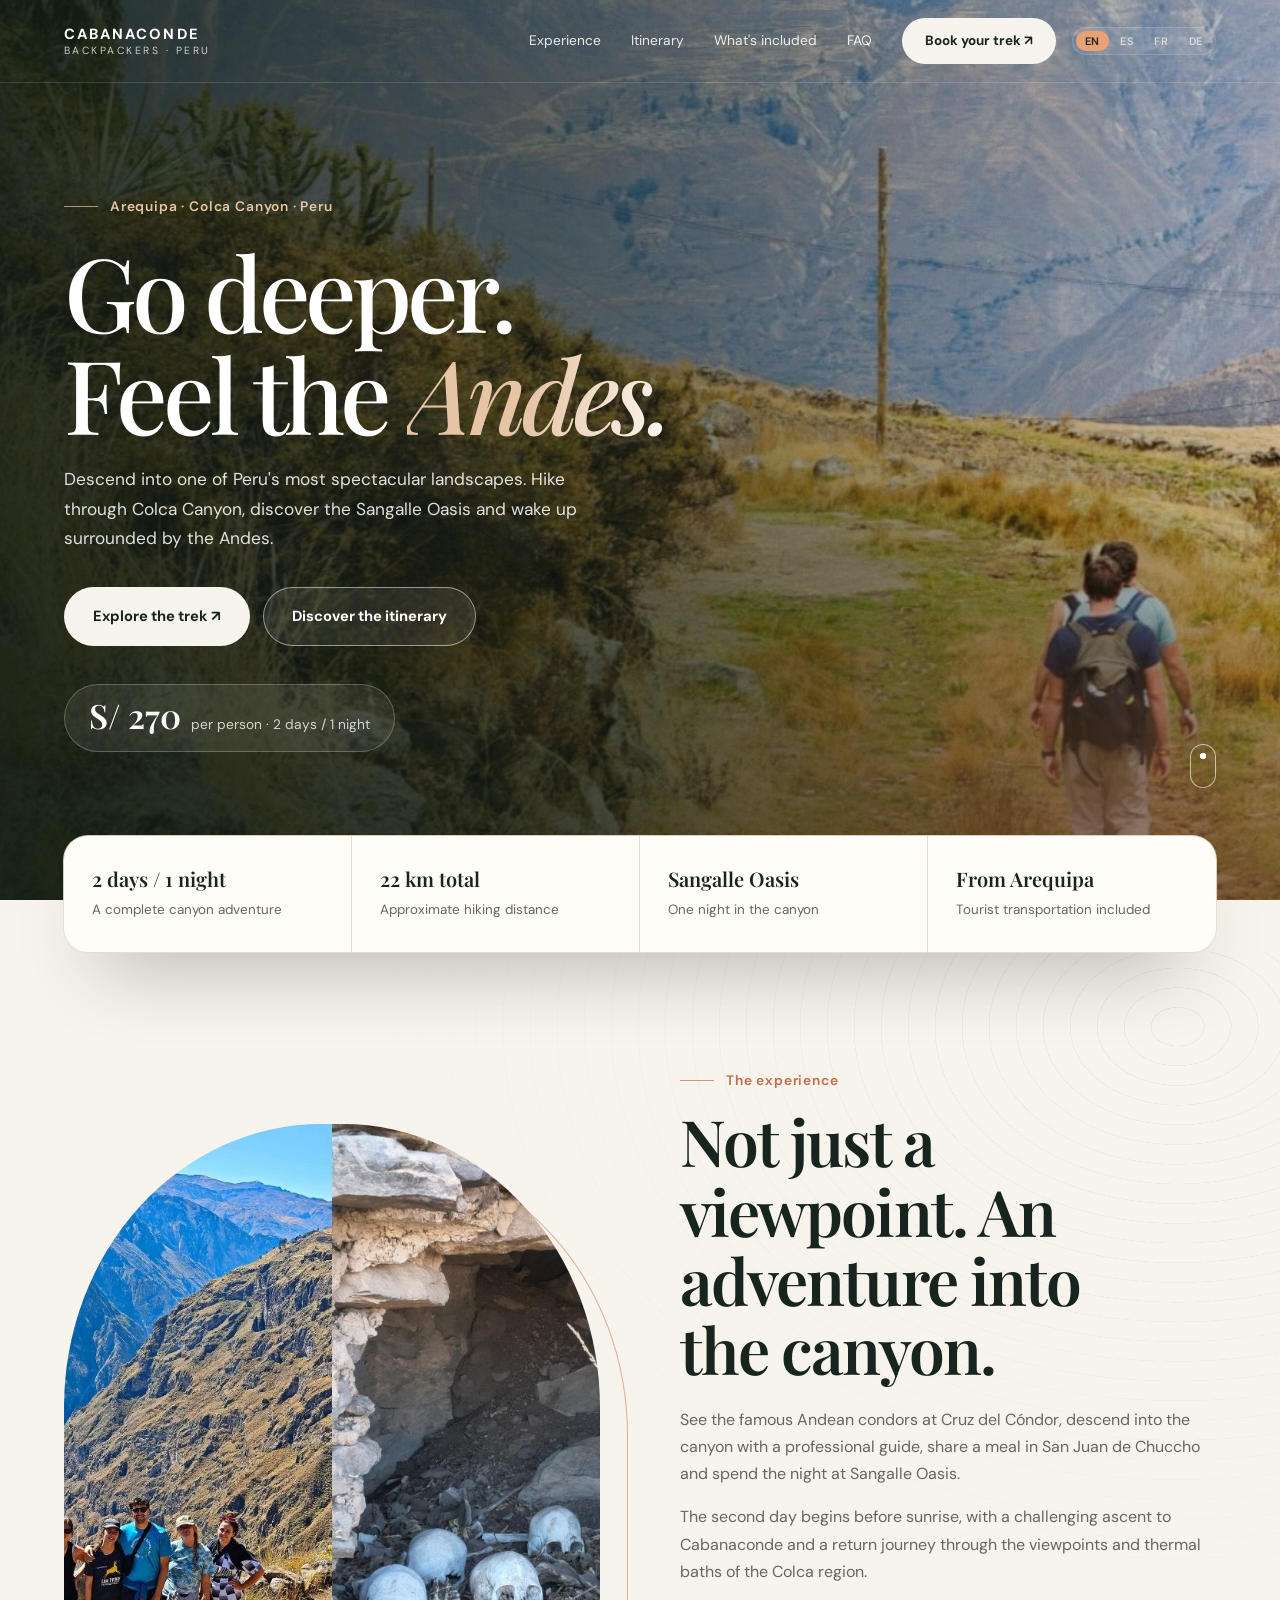
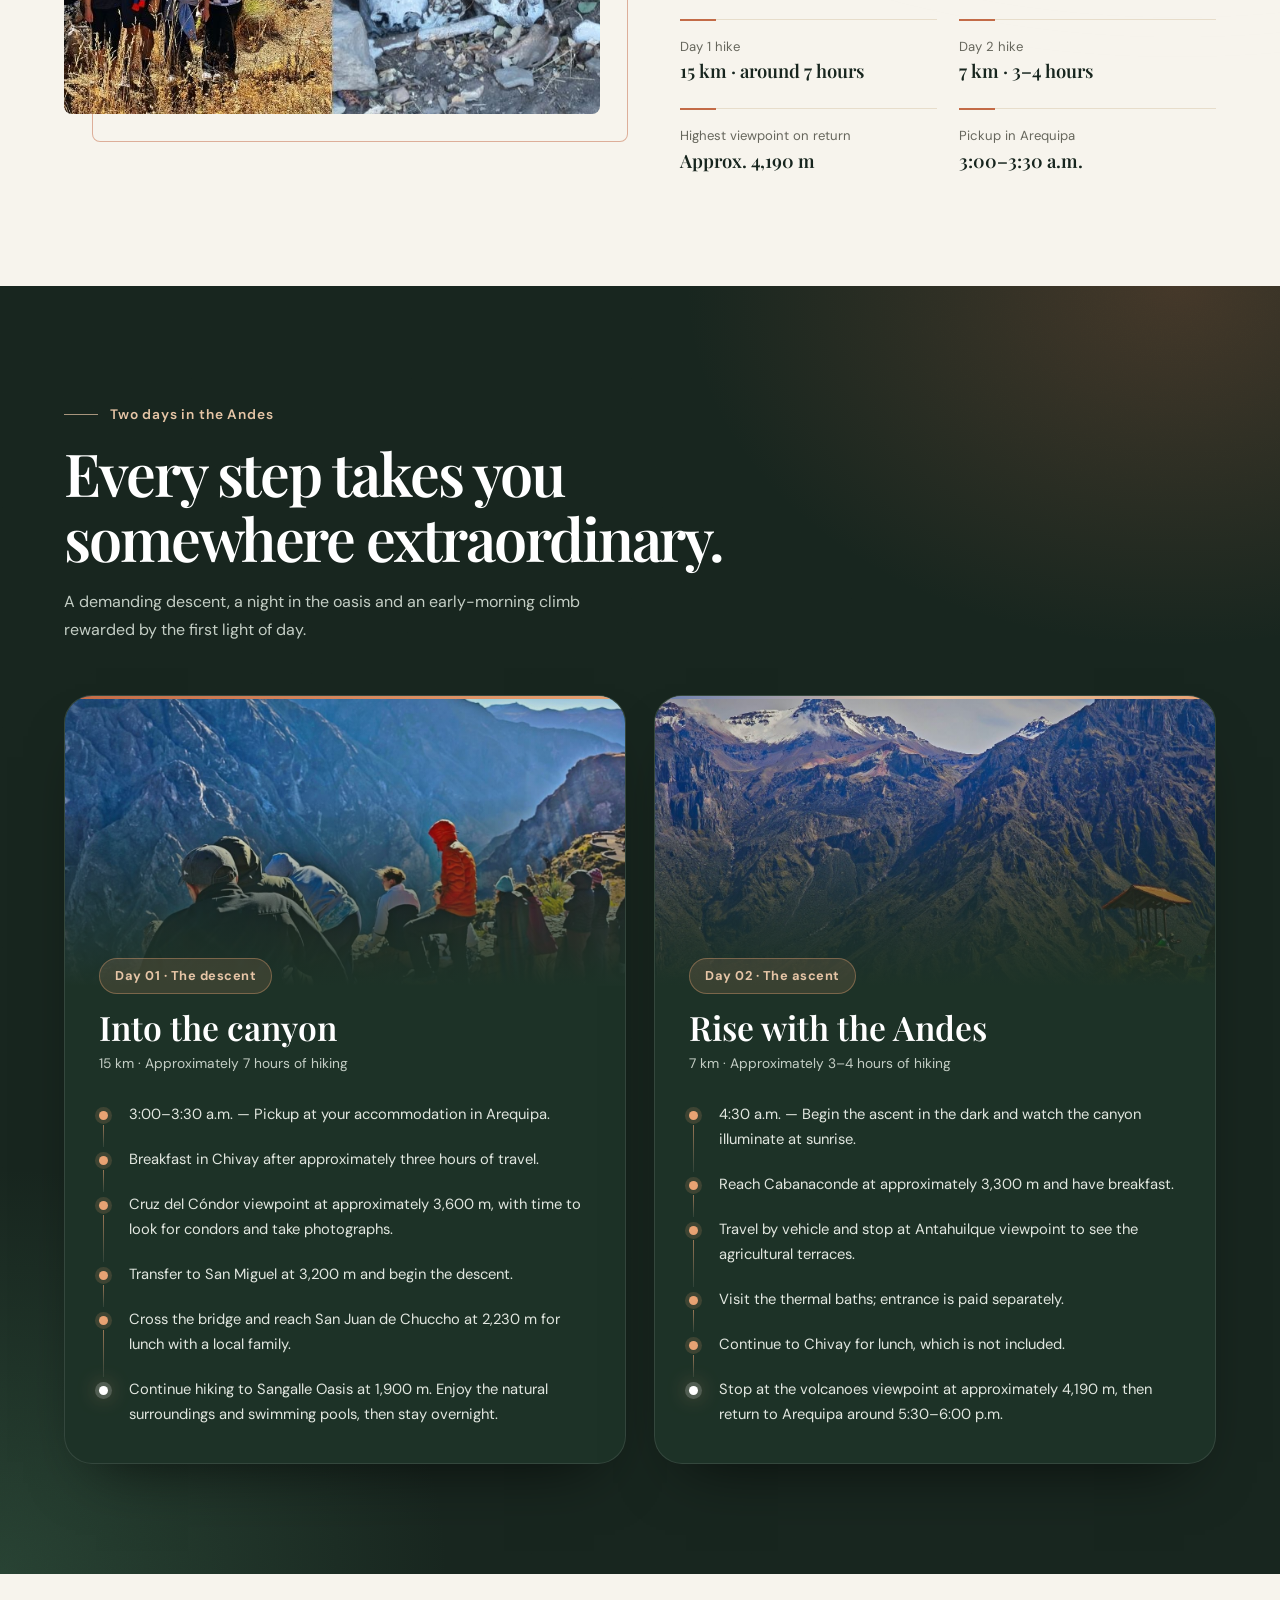
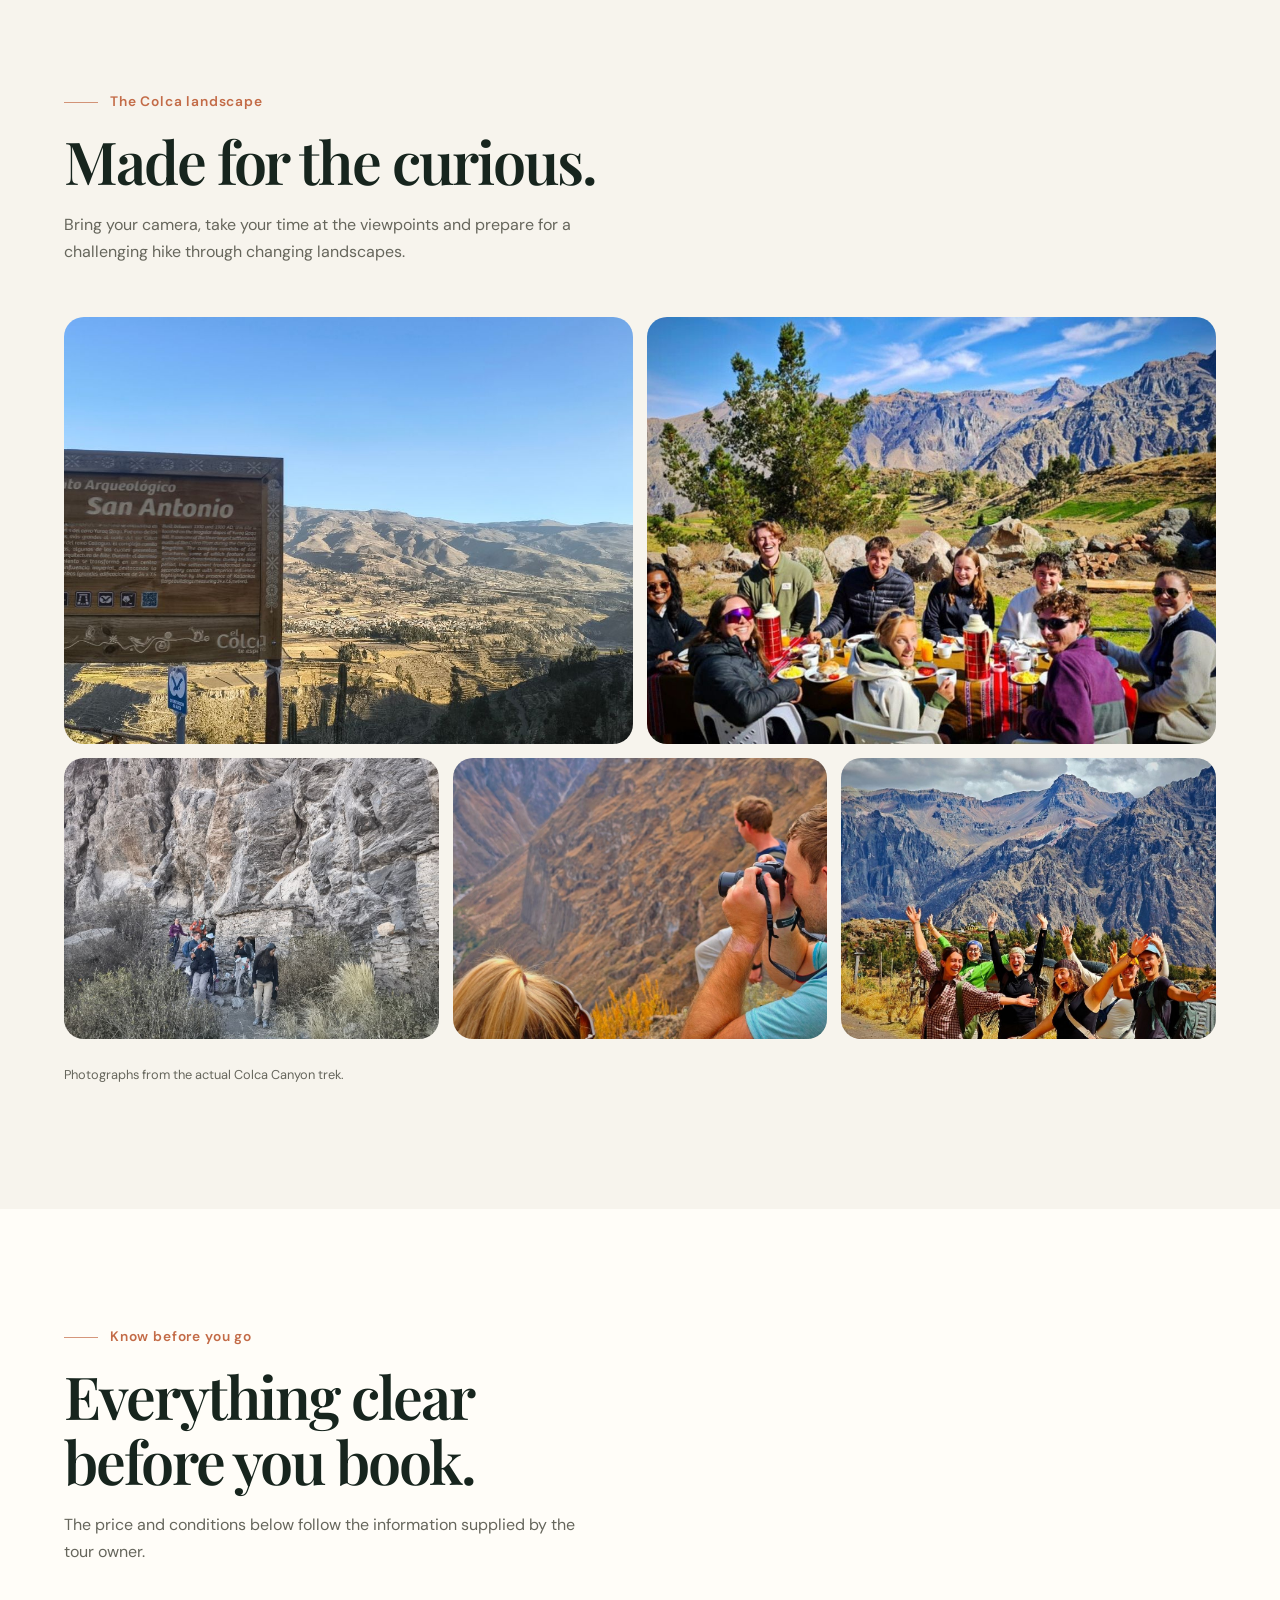
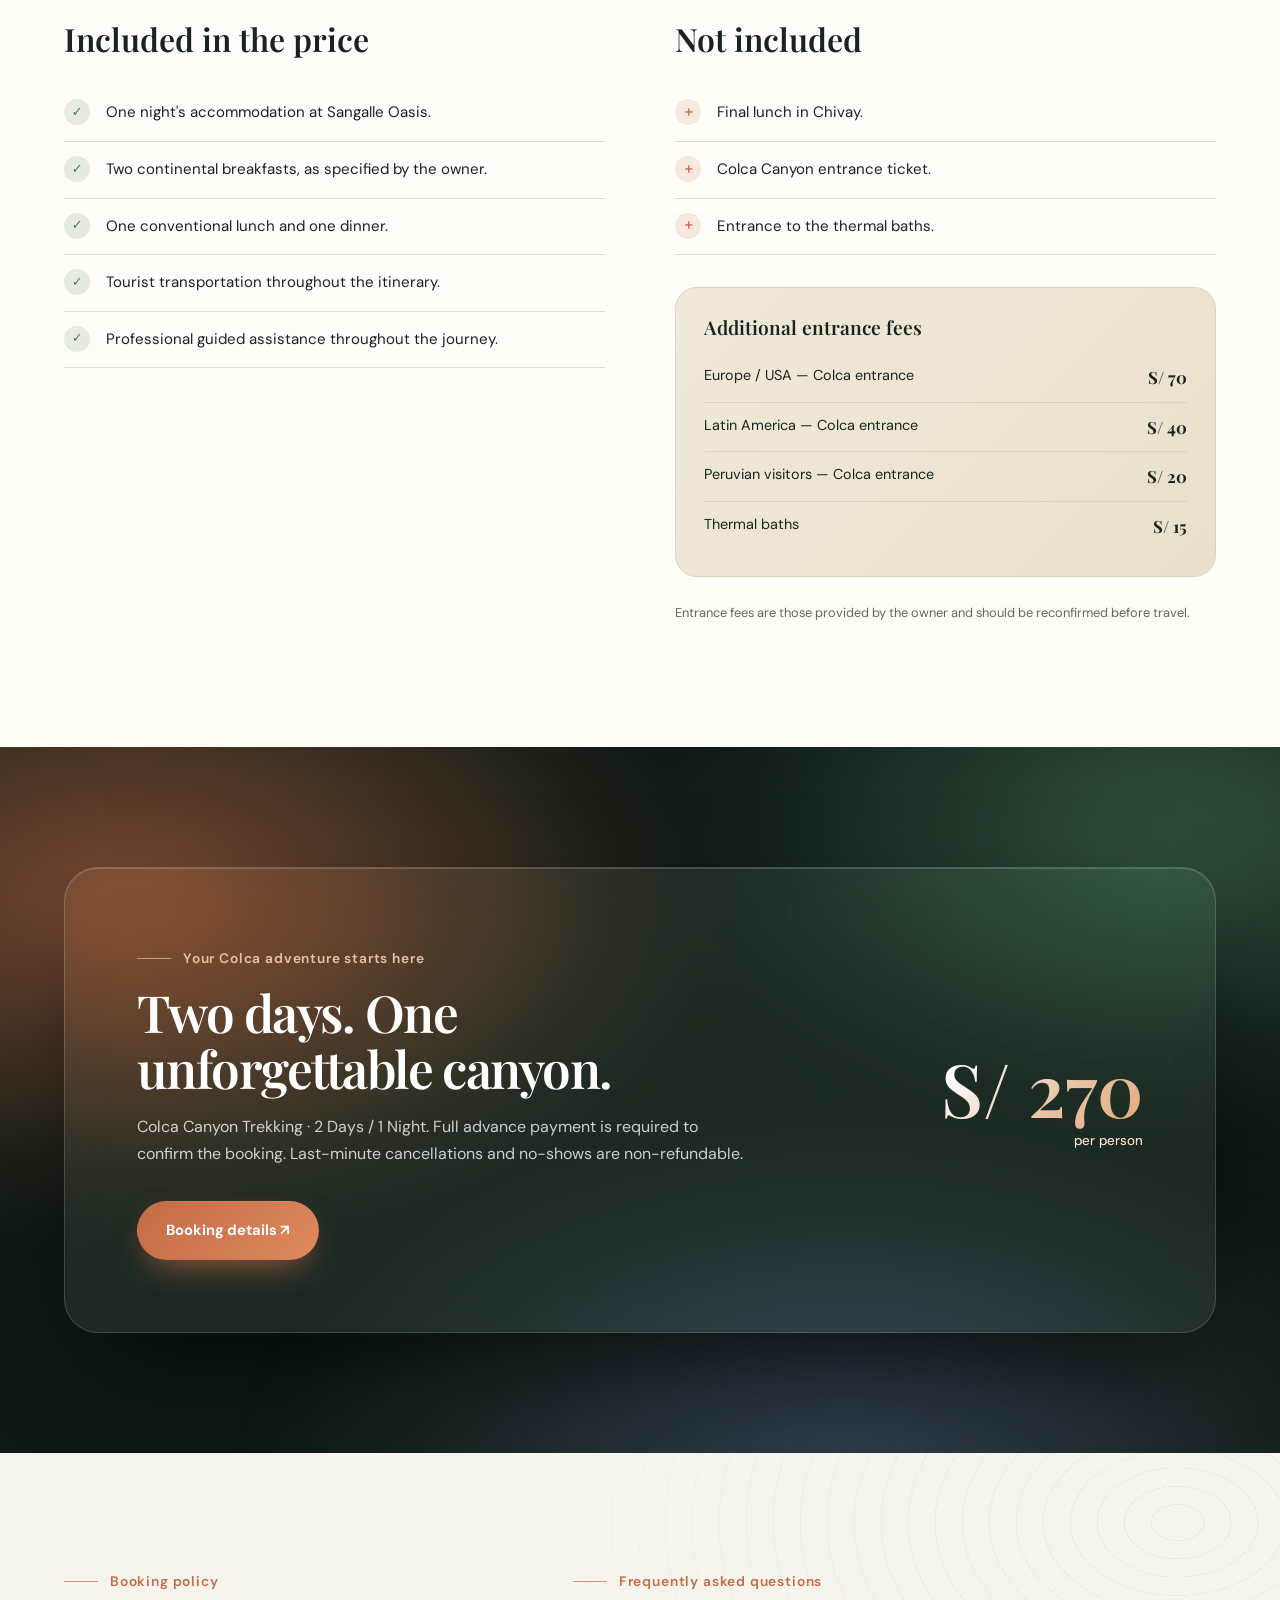
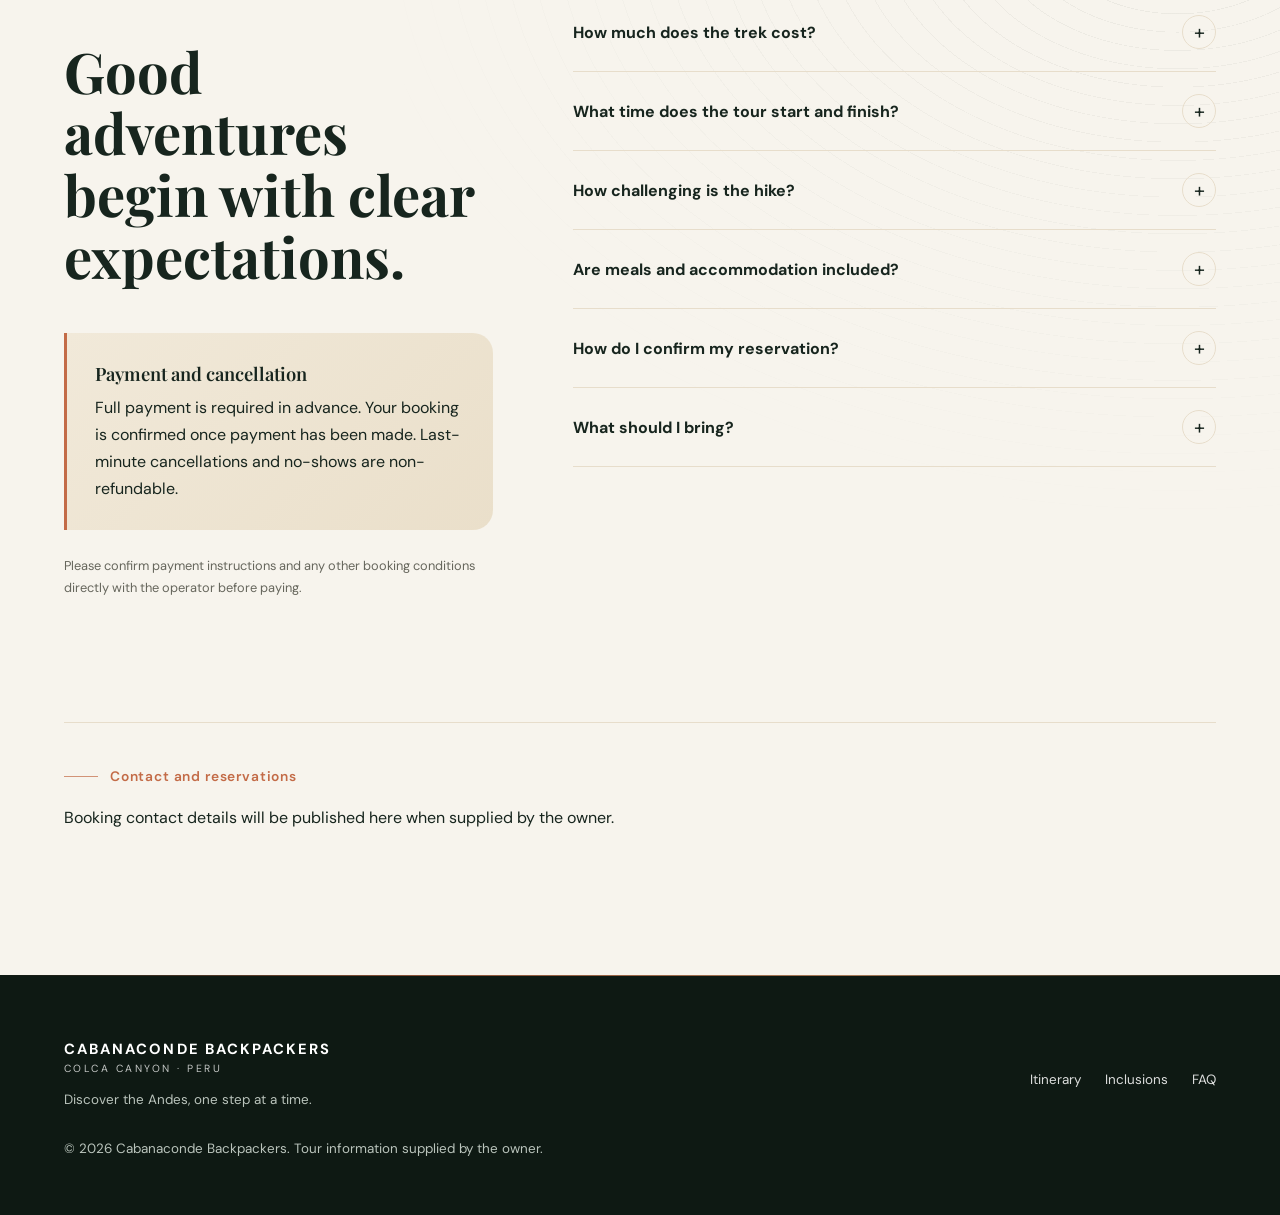
<file: index.html>
<!DOCTYPE html>
<html lang="en" class="no-js">
<head>
  <meta charset="UTF-8">
  <meta name="viewport" content="width=device-width, initial-scale=1">
  <meta name="theme-color" content="#17251e">
  <meta name="description" content="Explore Colca Canyon on a 2-day, 1-night trek to Sangalle Oasis. S/ 270 per person with transport, accommodation, meals and professional guide.">
  <title>Colca Canyon Trekking | Cabanaconde Backpackers</title>

  <link rel="preconnect" href="https://fonts.googleapis.com">
  <link rel="preconnect" href="https://fonts.gstatic.com" crossorigin>
  <link href="https://fonts.googleapis.com/css2?family=DM+Sans:wght@400;500;600;700&family=Playfair+Display:wght@500;600;700&display=swap" rel="stylesheet">

  <link rel="stylesheet" href="styles.css">

  <!-- Marca que JS está disponible. Si JS está deshabilitado, .no-js permanece y el CSS muestra todo. -->
  <script>document.documentElement.classList.remove("no-js");</script>
</head>

<body>
  <header class="nav">
    <div class="container nav-inner">
      <a class="brand" href="#" aria-label="Cabanaconde Backpackers home">
        CABANACONDE
        <span>BACKPACKERS · PERU</span>
      </a>

      <div class="nav-right">
        <nav class="nav-links" aria-label="Main navigation" data-i18n-attr="aria-label:nav.ariaLabel">
          <a href="#experience" data-i18n="nav.experience">Experience</a>
          <a href="#itinerary" data-i18n="nav.itinerary">Itinerary</a>
          <a href="#included" data-i18n="nav.included">What's included</a>
          <a href="#faq" data-i18n="nav.faq">FAQ</a>
          <a href="#book" class="button button-light" data-i18n="nav.book">Book your trek ↗</a>
        </nav>

        <div class="lang-switcher" role="group" aria-label="Language selector" data-i18n-attr="aria-label:lang.ariaLabel">
          <button type="button" data-lang="en" class="active" aria-label="English">EN</button>
          <button type="button" data-lang="es" aria-label="Español">ES</button>
          <button type="button" data-lang="fr" aria-label="Français">FR</button>
          <button type="button" data-lang="de" aria-label="Deutsch">DE</button>
        </div>

        <button class="nav-toggle" aria-label="Open navigation" aria-expanded="false" data-i18n-attr="aria-label:toggle.ariaLabel">☰</button>
      </div>
    </div>
  </header>

  <main>
    <section class="hero">
      <img class="hero-image" id="heroImage"
        src="assets/conde1.jpg"
        alt="Group of hikers in the Colca Canyon"
        data-i18n-alt="hero.alt" fetchpriority="high">
      <div class="container">
        <div class="hero-content">
          <div class="eyebrow" data-i18n="hero.eyebrow">Arequipa · Colca Canyon · Peru</div>
          <h1 class="serif" data-i18n-html="hero.title">Go deeper.<br>Feel the <em>Andes.</em></h1>
          <p class="hero-copy" data-i18n="hero.copy">
            Descend into one of Peru's most spectacular landscapes.
            Hike through Colca Canyon, discover the Sangalle Oasis
            and wake up surrounded by the Andes.
          </p>
          <div class="hero-actions">
            <a href="#book" class="button button-light" data-i18n="hero.cta1">Explore the trek ↗</a>
            <a href="#itinerary" class="button button-outline" data-i18n="hero.cta2">Discover the itinerary</a>
          </div>
          <div class="hero-price">
            <strong id="heroPrice">S/ 270</strong>
            <span data-i18n="hero.priceNote">per person · 2 days / 1 night</span>
          </div>
        </div>
      </div>
    </section>

    <section class="highlights" aria-label="Tour highlights">
      <div class="container highlight-grid">
        <div class="highlight"><strong data-i18n="high.1.title">2 days / 1 night</strong><span data-i18n="high.1.sub">A complete canyon adventure</span></div>
        <div class="highlight"><strong data-i18n="high.2.title">22 km total</strong><span data-i18n="high.2.sub">Approximate hiking distance</span></div>
        <div class="highlight"><strong data-i18n="high.3.title">Sangalle Oasis</strong><span data-i18n="high.3.sub">One night in the canyon</span></div>
        <div class="highlight"><strong data-i18n="high.4.title">From Arequipa</strong><span data-i18n="high.4.sub">Tourist transportation included</span></div>
      </div>
    </section>

    <section class="section" id="experience">
      <div class="container overview-grid">
        <div class="reveal">
          <img class="overview-photo"
            src="assets/conde9.jpg"
            alt="Colca Canyon landscape with a wooden viewpoint"
            data-i18n-alt="exp.alt" loading="lazy">
        </div>
        <div class="overview-copy reveal">
          <div class="eyebrow" data-i18n="exp.eyebrow">The experience</div>
          <h2 data-i18n="exp.title">Not just a viewpoint. An adventure into the canyon.</h2>
          <p data-i18n="exp.p1">
            See the famous Andean condors at Cruz del Cóndor, descend
            into the canyon with a professional guide, share a meal in
            San Juan de Chuccho and spend the night at Sangalle Oasis.
          </p>
          <p data-i18n="exp.p2">
            The second day begins before sunrise, with a challenging
            ascent to Cabanaconde and a return journey through the
            viewpoints and thermal baths of the Colca region.
          </p>
          <div class="fact-list">
            <div class="fact"><small data-i18n="exp.f1.label">Day 1 hike</small><strong data-i18n="exp.f1.value">15 km · around 7 hours</strong></div>
            <div class="fact"><small data-i18n="exp.f2.label">Day 2 hike</small><strong data-i18n="exp.f2.value">7 km · 3–4 hours</strong></div>
            <div class="fact"><small data-i18n="exp.f3.label">Highest viewpoint on return</small><strong data-i18n="exp.f3.value">Approx. 4,190 m</strong></div>
            <div class="fact"><small data-i18n="exp.f4.label">Pickup in Arequipa</small><strong data-i18n="exp.f4.value">3:00–3:30 a.m.</strong></div>
          </div>
        </div>
      </div>
    </section>

    <section class="section itinerary" id="itinerary">
      <div class="container">
        <div class="section-heading reveal">
          <div class="eyebrow" data-i18n="itin.eyebrow">Two days in the Andes</div>
          <h2 data-i18n="itin.title">Every step takes you somewhere extraordinary.</h2>
          <p data-i18n="itin.sub">A demanding descent, a night in the oasis and an early-morning climb rewarded by the first light of day.</p>
        </div>

        <div class="day-grid">
          <article class="day-card reveal">
            <img class="day-image"
              src="assets/conde2.jpg"
              alt="Hikers walking on the trail in Colca Canyon"
              data-i18n-alt="day1.alt" loading="lazy">
            <div class="day-body">
              <div class="day-number" data-i18n="day1.num">Day 01 · The descent</div>
              <h3 data-i18n="day1.title">Into the canyon</h3>
              <div class="day-meta" data-i18n="day1.meta">15 km · Approximately 7 hours of hiking</div>
              <ul class="stops">
                <li data-i18n="day1.stop1">3:00–3:30 a.m. — Pickup at your accommodation in Arequipa.</li>
                <li data-i18n="day1.stop2">Breakfast in Chivay after approximately three hours of travel.</li>
                <li data-i18n="day1.stop3">Cruz del Cóndor viewpoint at approximately 3,600 m, with time to look for condors and take photographs.</li>
                <li data-i18n="day1.stop4">Transfer to San Miguel at 3,200 m and begin the descent.</li>
                <li data-i18n="day1.stop5">Cross the bridge and reach San Juan de Chuccho at 2,230 m for lunch with a local family.</li>
                <li data-i18n="day1.stop6">Continue hiking to Sangalle Oasis at 1,900 m. Enjoy the natural surroundings and swimming pools, then stay overnight.</li>
              </ul>
            </div>
          </article>

          <article class="day-card reveal">
            <img class="day-image"
              src="assets/conde8.jpg"
              alt="Hikers celebrating at the canyon summit"
              data-i18n-alt="day2.alt" loading="lazy">
            <div class="day-body">
              <div class="day-number" data-i18n="day2.num">Day 02 · The ascent</div>
              <h3 data-i18n="day2.title">Rise with the Andes</h3>
              <div class="day-meta" data-i18n="day2.meta">7 km · Approximately 3–4 hours of hiking</div>
              <ul class="stops">
                <li data-i18n="day2.stop1">4:30 a.m. — Begin the ascent in the dark and watch the canyon illuminate at sunrise.</li>
                <li data-i18n="day2.stop2">Reach Cabanaconde at approximately 3,300 m and have breakfast.</li>
                <li data-i18n="day2.stop3">Travel by vehicle and stop at Antahuilque viewpoint to see the agricultural terraces.</li>
                <li data-i18n="day2.stop4">Visit the thermal baths; entrance is paid separately.</li>
                <li data-i18n="day2.stop5">Continue to Chivay for lunch, which is not included.</li>
                <li data-i18n="day2.stop6">Stop at the volcanoes viewpoint at approximately 4,190 m, then return to Arequipa around 5:30–6:00 p.m.</li>
              </ul>
            </div>
          </article>
        </div>
      </div>
    </section>

    <section class="section">
      <div class="container">
        <div class="section-heading reveal">
          <div class="eyebrow" data-i18n="gal.eyebrow">The Colca landscape</div>
          <h2 data-i18n="gal.title">Made for the curious.</h2>
          <p data-i18n="gal.sub">Bring your camera, take your time at the viewpoints and prepare for a challenging hike through changing landscapes.</p>
        </div>
        <div class="gallery-grid reveal" id="gallery">
          <img src="assets/conde3.jpg" alt="Travellers admiring the Colca Canyon from a viewpoint" data-i18n-alt="gal.alt1" loading="lazy">
          <img src="assets/conde4.jpg" alt="San Antonio archaeological site information panel" data-i18n-alt="gal.alt2" loading="lazy">
          <img src="assets/conde5.jpg" alt="Group enjoying breakfast surrounded by Andean mountains" data-i18n-alt="gal.alt3" loading="lazy">
          <img src="assets/conde6.jpg" alt="Hikers walking past ancient stone structures in the canyon" data-i18n-alt="gal.alt4" loading="lazy">
          <img src="assets/conde7.jpg" alt="Photographer capturing the depth of Colca Canyon" data-i18n-alt="gal.alt5" loading="lazy">
        </div>
        <p class="disclaimer" data-i18n="gal.disclaimer">Photographs from the actual Colca Canyon trek.</p>
      </div>
    </section>

    <section class="section" id="included" style="background:var(--paper)">
      <div class="container">
        <div class="section-heading reveal">
          <div class="eyebrow" data-i18n="inc.eyebrow">Know before you go</div>
          <h2 data-i18n="inc.title">Everything clear before you book.</h2>
          <p data-i18n="inc.sub">The price and conditions below follow the information supplied by the tour owner.</p>
        </div>
        <div class="included-grid">
          <div class="included reveal">
            <h3 class="list-heading" data-i18n="inc.incTitle">Included in the price</h3>
            <ul class="check-list">
              <li data-i18n="inc.inc1">One night's accommodation at Sangalle Oasis.</li>
              <li data-i18n="inc.inc2">Two continental breakfasts, as specified by the owner.</li>
              <li data-i18n="inc.inc3">One conventional lunch and one dinner.</li>
              <li data-i18n="inc.inc4">Tourist transportation throughout the itinerary.</li>
              <li data-i18n="inc.inc5">Professional guided assistance throughout the journey.</li>
            </ul>
          </div>
          <div class="excluded reveal">
            <h3 class="list-heading" data-i18n="inc.excTitle">Not included</h3>
            <ul class="check-list">
              <li data-i18n="inc.exc1">Final lunch in Chivay.</li>
              <li data-i18n="inc.exc2">Colca Canyon entrance ticket.</li>
              <li data-i18n="inc.exc3">Entrance to the thermal baths.</li>
            </ul>
            <div class="fees">
              <h4 data-i18n="inc.feesTitle">Additional entrance fees</h4>
              <div class="fee-row"><span data-i18n="inc.fee1">Europe / USA — Colca entrance</span><strong>S/ 70</strong></div>
              <div class="fee-row"><span data-i18n="inc.fee2">Latin America — Colca entrance</span><strong>S/ 40</strong></div>
              <div class="fee-row"><span data-i18n="inc.fee3">Peruvian visitors — Colca entrance</span><strong>S/ 20</strong></div>
              <div class="fee-row"><span data-i18n="inc.fee4">Thermal baths</span><strong>S/ 15</strong></div>
            </div>
            <p class="disclaimer" data-i18n="inc.disclaimer">Entrance fees are those provided by the owner and should be reconfirmed before travel.</p>
          </div>
        </div>
      </div>
    </section>

    <section class="booking" id="book">
      <div class="container">
        <div class="booking-card reveal">
          <div>
            <div class="eyebrow" data-i18n="book.eyebrow">Your Colca adventure starts here</div>
            <h2 data-i18n="book.title">Two days. One unforgettable canyon.</h2>
            <p data-i18n="book.copy">
              Colca Canyon Trekking · 2 Days / 1 Night.
              Full advance payment is required to confirm the booking.
              Last-minute cancellations and no-shows are non-refundable.
            </p>
            <div id="bookingActions" class="hero-actions"></div>
          </div>
          <div class="booking-price" id="bookingPrice">S/ 270<small data-i18n="book.perPerson">per person</small></div>
        </div>
      </div>
    </section>

    <section class="section" id="faq">
      <div class="container policy-grid">
        <div class="reveal">
          <div class="eyebrow" data-i18n="faq.polEyebrow">Booking policy</div>
          <h2 class="serif" style="font-size:clamp(2.3rem,5vw,3.5rem);line-height:1.1" data-i18n="faq.polTitle">Good adventures begin with clear expectations.</h2>
          <div class="policy-note">
            <strong data-i18n="faq.polStrong">Payment and cancellation</strong>
            <span data-i18n="faq.polCopy">Full payment is required in advance. Your booking is confirmed once payment has been made. Last-minute cancellations and no-shows are non-refundable.</span>
          </div>
          <p class="disclaimer" data-i18n="faq.disclaimer">Please confirm payment instructions and any other booking conditions directly with the operator before paying.</p>
        </div>
        <div class="reveal">
          <div class="eyebrow" data-i18n="faq.eyebrow">Frequently asked questions</div>
          <details class="faq-item">
            <summary data-i18n="faq.q1">How much does the trek cost?</summary>
            <p data-i18n="faq.a1">The advertised price is S/ 270 per person for the 2-day, 1-night tour. Colca Canyon entrance fees, thermal baths and the final lunch in Chivay are additional.</p>
          </details>
          <details class="faq-item">
            <summary data-i18n="faq.q2">What time does the tour start and finish?</summary>
            <p data-i18n="faq.a2">Pickup in Arequipa is between 3:00 and 3:30 a.m. The expected return to Arequipa is between 5:30 and 6:00 p.m. on the second day.</p>
          </details>
          <details class="faq-item">
            <summary data-i18n="faq.q3">How challenging is the hike?</summary>
            <p data-i18n="faq.a3">The route involves a long descent on day one and a steep ascent starting around 4:30 a.m. on day two. Prepare for strenuous hiking, altitude changes and uneven terrain.</p>
          </details>
          <details class="faq-item">
            <summary data-i18n="faq.q4">Are meals and accommodation included?</summary>
            <p data-i18n="faq.a4">One night at Sangalle Oasis, two continental breakfasts, one conventional lunch and one dinner are included according to the owner's information. The final lunch in Chivay is not included.</p>
          </details>
          <details class="faq-item">
            <summary data-i18n="faq.q5">How do I confirm my reservation?</summary>
            <p data-i18n="faq.a5">Full advance payment is required. The booking is confirmed after payment. Use the operator's verified contact or booking link once those details have been added to this website.</p>
          </details>
          <details class="faq-item">
            <summary data-i18n="faq.q6">What should I bring?</summary>
            <p data-i18n="faq.a6">Ask the operator for a final packing list. In general, prepare hiking footwear, layers for cold early mornings, sun protection, water and a small backpack. Confirm the expected weather and equipment requirements before departure.</p>
          </details>
        </div>
      </div>
    </section>

    <section class="section" id="contact-details" style="padding-top:0">
      <div class="container" style="border-top:1px solid var(--sand);padding-top:35px">
        <div class="eyebrow" data-i18n="contact.eyebrow">Contact and reservations</div>
        <p id="contactMessage" data-i18n="contact.msgPending">Booking contact details will be published here when supplied by the owner.</p>
        <div id="contactLinks" class="hero-actions"></div>
      </div>
    </section>
  </main>

  <footer>
    <div class="container footer-inner">
      <div>
        <a class="brand" href="#">CABANACONDE BACKPACKERS<span>COLCA CANYON · PERU</span></a>
        <p data-i18n="footer.tagline">Discover the Andes, one step at a time.</p>
      </div>
      <div class="footer-links">
        <a href="#itinerary" data-i18n="footer.itinerary">Itinerary</a>
        <a href="#included" data-i18n="footer.inclusions">Inclusions</a>
        <a href="#faq" data-i18n="footer.faq">FAQ</a>
      </div>
    </div>
    <div class="container">
      <p>© <span id="year"></span> Cabanaconde Backpackers. <span data-i18n="footer.copy">Tour information supplied by the owner.</span></p>
    </div>
  </footer>

  <!-- Script clásico (NO module) para que funcione también con file:// -->
  <script src="site.js" defer></script>

  <!-- Red de seguridad: si site.js no inicializa en 1.5s, se muestran todos los .reveal -->
  <script>
    window.addEventListener("load", function () {
      setTimeout(function () {
        if (!window.__siteInitialized) {
          document.querySelectorAll(".reveal").forEach(function (el) {
            el.classList.add("visible");
          });
        }
      }, 1500);
    });
  </script>
</body>
</html>
</file>
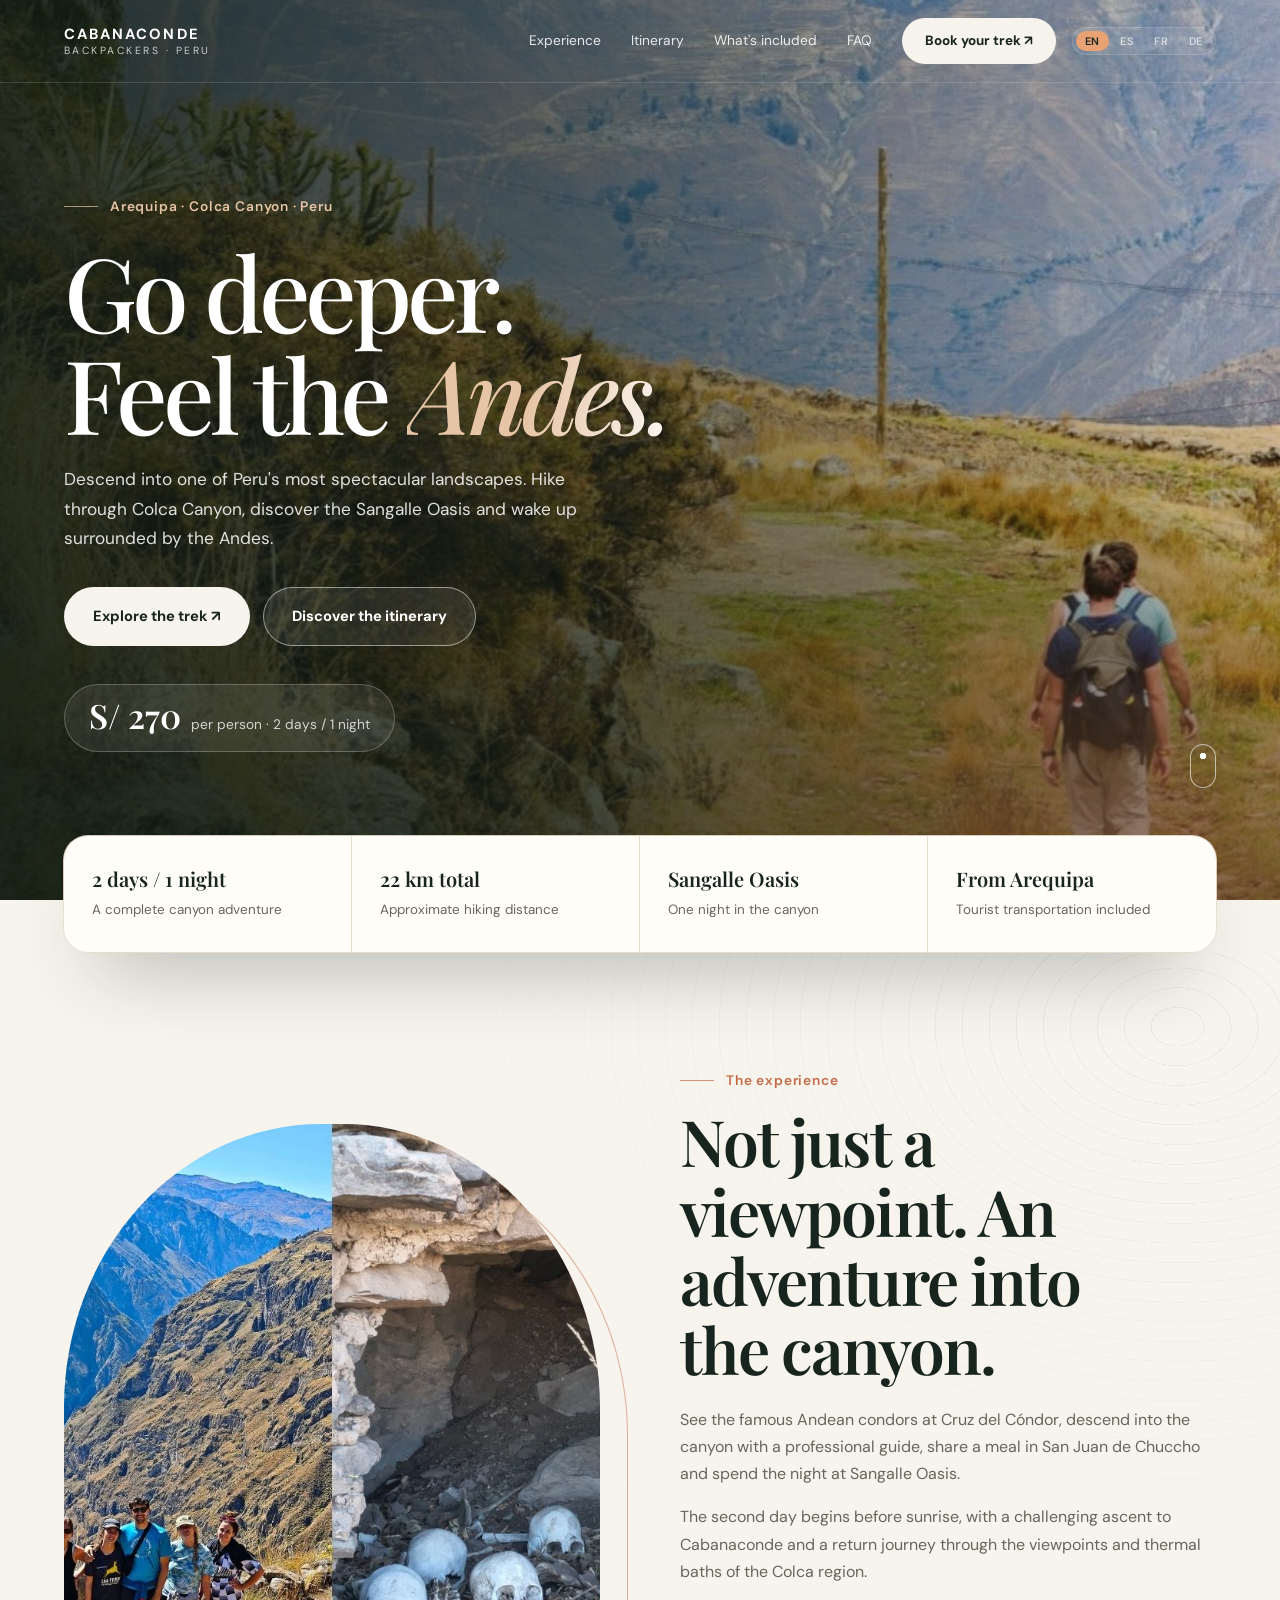
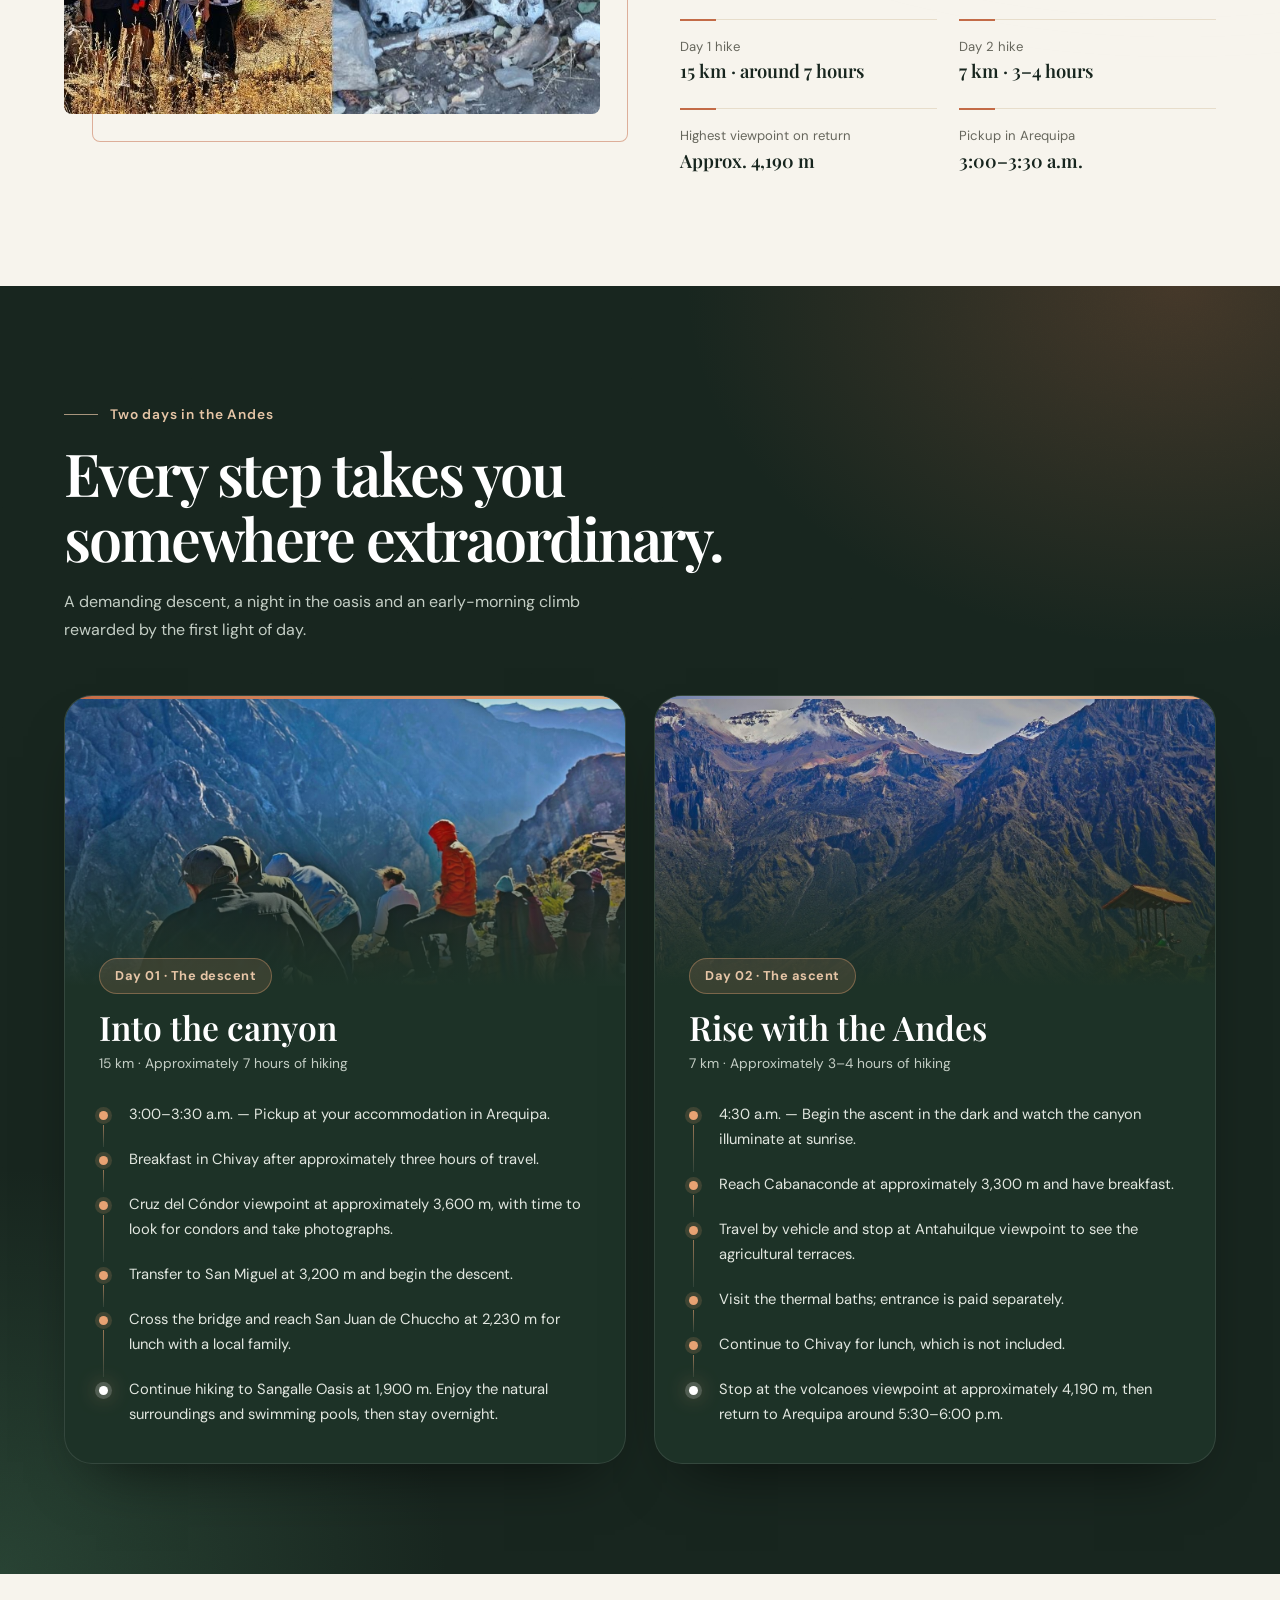
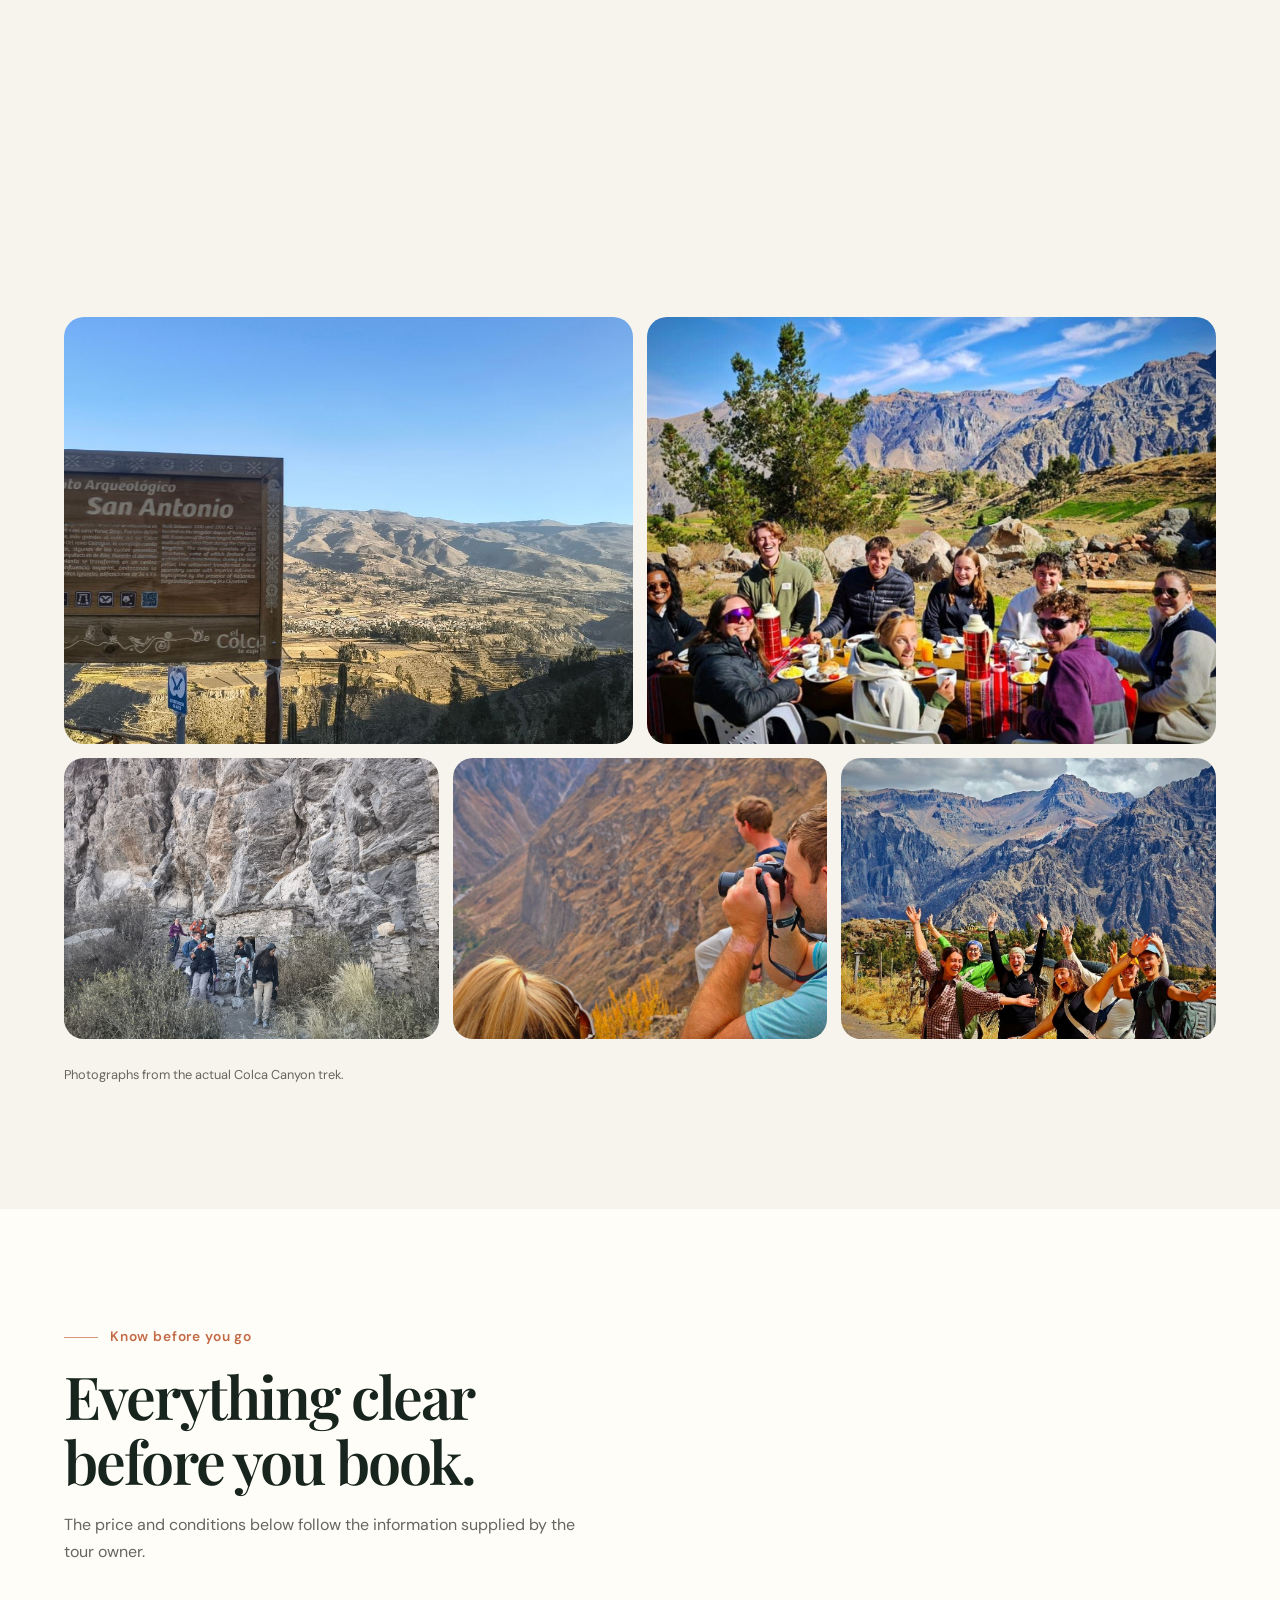
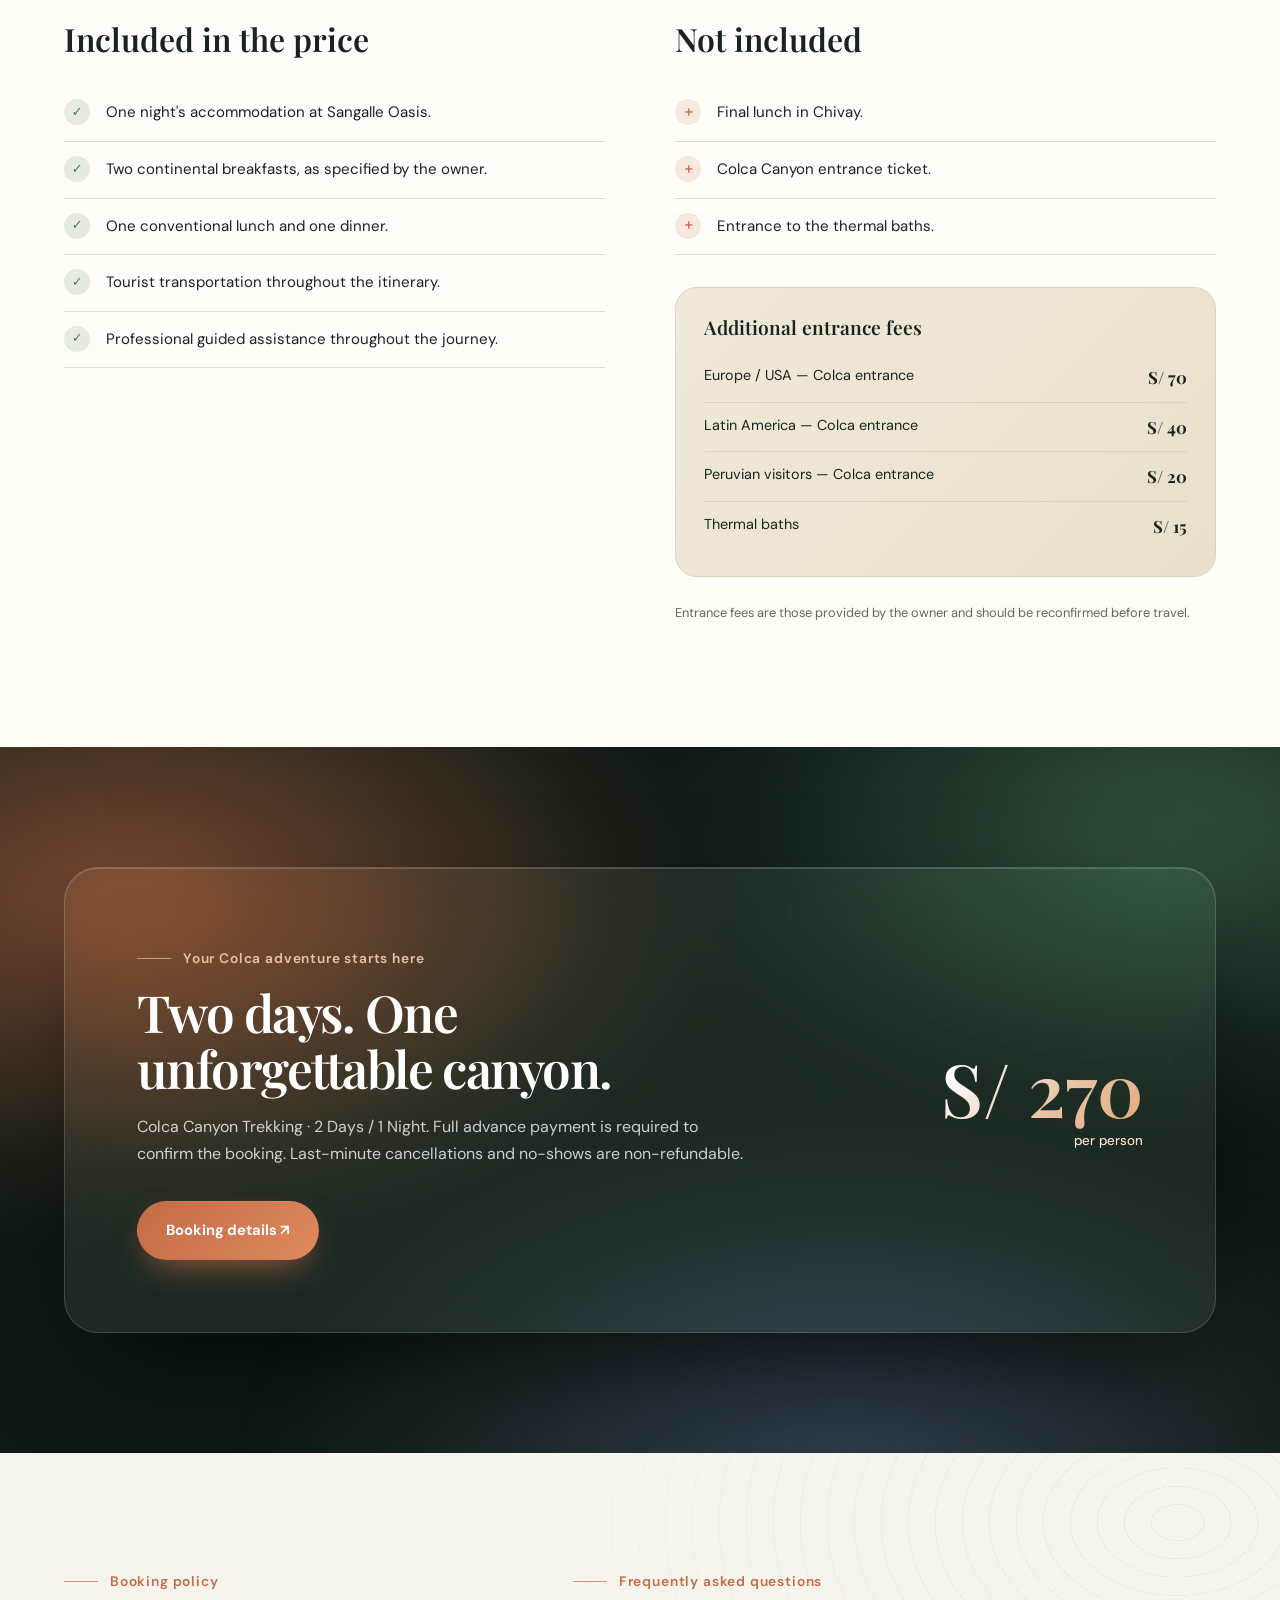
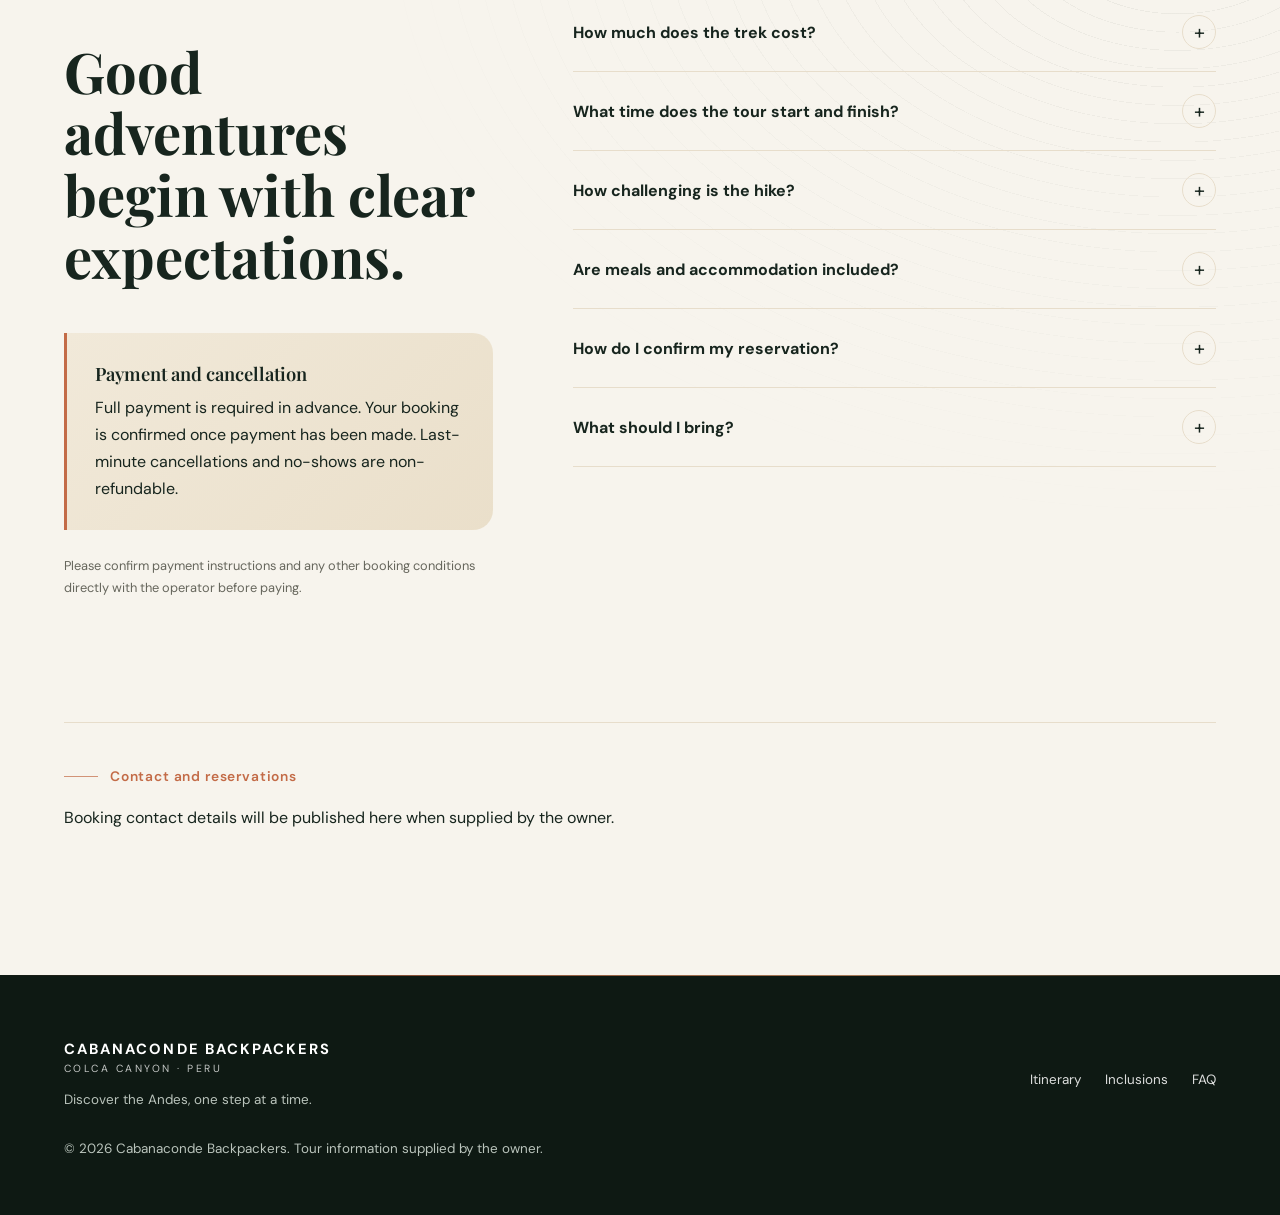
<file: index_old3.html>
<!DOCTYPE html>
<html lang="en">
<head>
  <meta charset="UTF-8">
  <meta name="viewport" content="width=device-width, initial-scale=1">
  <meta name="theme-color" content="#17251e">
  <meta name="description" content="Explore Colca Canyon on a 2-day, 1-night trek to Sangalle Oasis. S/ 270 per person with transport, accommodation, meals and professional guide.">
  <title>Colca Canyon Trekking | Cabanaconde Backpackers</title>

  <link rel="preconnect" href="https://fonts.googleapis.com">
  <link rel="preconnect" href="https://fonts.gstatic.com" crossorigin>
  <link href="https://fonts.googleapis.com/css2?family=DM+Sans:wght@400;500;600;700&family=Playfair+Display:wght@500;600;700&display=swap" rel="stylesheet">

  <link rel="stylesheet" href="styles.css">
</head>

<body>
  <header class="nav">
    <div class="container nav-inner">
      <a class="brand" href="#" aria-label="Cabanaconde Backpackers home">
        CABANACONDE
        <span>BACKPACKERS · PERU</span>
      </a>

      <div class="nav-right">
        <nav class="nav-links" aria-label="Main navigation" data-i18n-attr="aria-label:nav.ariaLabel">
          <a href="#experience" data-i18n="nav.experience">Experience</a>
          <a href="#itinerary" data-i18n="nav.itinerary">Itinerary</a>
          <a href="#included" data-i18n="nav.included">What's included</a>
          <a href="#faq" data-i18n="nav.faq">FAQ</a>
          <a href="#book" class="button button-light" data-i18n="nav.book">Book your trek ↗</a>
        </nav>

        <div class="lang-switcher" role="group" aria-label="Language selector" data-i18n-attr="aria-label:lang.ariaLabel">
          <button type="button" data-lang="en" class="active" aria-label="English">EN</button>
          <button type="button" data-lang="es" aria-label="Español">ES</button>
          <button type="button" data-lang="fr" aria-label="Français">FR</button>
          <button type="button" data-lang="de" aria-label="Deutsch">DE</button>
        </div>

        <button class="nav-toggle" aria-label="Open navigation" aria-expanded="false" data-i18n-attr="aria-label:toggle.ariaLabel">☰</button>
      </div>
    </div>
  </header>

  <main>
    <section class="hero">
      <img class="hero-image" id="heroImage"
        src="assets/conde1.jpg"
        alt="Group of hikers in the Colca Canyon"
        data-i18n-alt="hero.alt" fetchpriority="high">
      <div class="container">
        <div class="hero-content">
          <div class="eyebrow" data-i18n="hero.eyebrow">Arequipa · Colca Canyon · Peru</div>
          <h1 class="serif" data-i18n-html="hero.title">Go deeper.<br>Feel the <em>Andes.</em></h1>
          <p class="hero-copy" data-i18n="hero.copy">
            Descend into one of Peru's most spectacular landscapes.
            Hike through Colca Canyon, discover the Sangalle Oasis
            and wake up surrounded by the Andes.
          </p>
          <div class="hero-actions">
            <a href="#book" class="button button-light" data-i18n="hero.cta1">Explore the trek ↗</a>
            <a href="#itinerary" class="button button-outline" data-i18n="hero.cta2">Discover the itinerary</a>
          </div>
          <div class="hero-price">
            <strong id="heroPrice">S/ 270</strong>
            <span data-i18n="hero.priceNote">per person · 2 days / 1 night</span>
          </div>
        </div>
      </div>
    </section>

    <section class="highlights" aria-label="Tour highlights">
      <div class="container highlight-grid">
        <div class="highlight"><strong data-i18n="high.1.title">2 days / 1 night</strong><span data-i18n="high.1.sub">A complete canyon adventure</span></div>
        <div class="highlight"><strong data-i18n="high.2.title">22 km total</strong><span data-i18n="high.2.sub">Approximate hiking distance</span></div>
        <div class="highlight"><strong data-i18n="high.3.title">Sangalle Oasis</strong><span data-i18n="high.3.sub">One night in the canyon</span></div>
        <div class="highlight"><strong data-i18n="high.4.title">From Arequipa</strong><span data-i18n="high.4.sub">Tourist transportation included</span></div>
      </div>
    </section>

    <section class="section" id="experience">
      <div class="container overview-grid">
        <div class="reveal">
          <img class="overview-photo"
            src="assets/conde9.jpg"
            alt="Colca Canyon landscape with a wooden viewpoint"
            data-i18n-alt="exp.alt" loading="lazy">
        </div>
        <div class="overview-copy reveal">
          <div class="eyebrow" data-i18n="exp.eyebrow">The experience</div>
          <h2 data-i18n="exp.title">Not just a viewpoint. An adventure into the canyon.</h2>
          <p data-i18n="exp.p1">
            See the famous Andean condors at Cruz del Cóndor, descend
            into the canyon with a professional guide, share a meal in
            San Juan de Chuccho and spend the night at Sangalle Oasis.
          </p>
          <p data-i18n="exp.p2">
            The second day begins before sunrise, with a challenging
            ascent to Cabanaconde and a return journey through the
            viewpoints and thermal baths of the Colca region.
          </p>
          <div class="fact-list">
            <div class="fact"><small data-i18n="exp.f1.label">Day 1 hike</small><strong data-i18n="exp.f1.value">15 km · around 7 hours</strong></div>
            <div class="fact"><small data-i18n="exp.f2.label">Day 2 hike</small><strong data-i18n="exp.f2.value">7 km · 3–4 hours</strong></div>
            <div class="fact"><small data-i18n="exp.f3.label">Highest viewpoint on return</small><strong data-i18n="exp.f3.value">Approx. 4,190 m</strong></div>
            <div class="fact"><small data-i18n="exp.f4.label">Pickup in Arequipa</small><strong data-i18n="exp.f4.value">3:00–3:30 a.m.</strong></div>
          </div>
        </div>
      </div>
    </section>

    <section class="section itinerary" id="itinerary">
      <div class="container">
        <div class="section-heading reveal">
          <div class="eyebrow" data-i18n="itin.eyebrow">Two days in the Andes</div>
          <h2 data-i18n="itin.title">Every step takes you somewhere extraordinary.</h2>
          <p data-i18n="itin.sub">A demanding descent, a night in the oasis and an early-morning climb rewarded by the first light of day.</p>
        </div>

        <div class="day-grid">
          <article class="day-card reveal">
            <img class="day-image"
              src="assets/conde2.jpg"
              alt="Hikers walking on the trail in Colca Canyon"
              data-i18n-alt="day1.alt" loading="lazy">
            <div class="day-body">
              <div class="day-number" data-i18n="day1.num">Day 01 · The descent</div>
              <h3 data-i18n="day1.title">Into the canyon</h3>
              <div class="day-meta" data-i18n="day1.meta">15 km · Approximately 7 hours of hiking</div>
              <ul class="stops">
                <li data-i18n="day1.stop1">3:00–3:30 a.m. — Pickup at your accommodation in Arequipa.</li>
                <li data-i18n="day1.stop2">Breakfast in Chivay after approximately three hours of travel.</li>
                <li data-i18n="day1.stop3">Cruz del Cóndor viewpoint at approximately 3,600 m, with time to look for condors and take photographs.</li>
                <li data-i18n="day1.stop4">Transfer to San Miguel at 3,200 m and begin the descent.</li>
                <li data-i18n="day1.stop5">Cross the bridge and reach San Juan de Chuccho at 2,230 m for lunch with a local family.</li>
                <li data-i18n="day1.stop6">Continue hiking to Sangalle Oasis at 1,900 m. Enjoy the natural surroundings and swimming pools, then stay overnight.</li>
              </ul>
            </div>
          </article>

          <article class="day-card reveal">
            <img class="day-image"
              src="assets/conde8.jpg"
              alt="Hikers celebrating at the canyon summit"
              data-i18n-alt="day2.alt" loading="lazy">
            <div class="day-body">
              <div class="day-number" data-i18n="day2.num">Day 02 · The ascent</div>
              <h3 data-i18n="day2.title">Rise with the Andes</h3>
              <div class="day-meta" data-i18n="day2.meta">7 km · Approximately 3–4 hours of hiking</div>
              <ul class="stops">
                <li data-i18n="day2.stop1">4:30 a.m. — Begin the ascent in the dark and watch the canyon illuminate at sunrise.</li>
                <li data-i18n="day2.stop2">Reach Cabanaconde at approximately 3,300 m and have breakfast.</li>
                <li data-i18n="day2.stop3">Travel by vehicle and stop at Antahuilque viewpoint to see the agricultural terraces.</li>
                <li data-i18n="day2.stop4">Visit the thermal baths; entrance is paid separately.</li>
                <li data-i18n="day2.stop5">Continue to Chivay for lunch, which is not included.</li>
                <li data-i18n="day2.stop6">Stop at the volcanoes viewpoint at approximately 4,190 m, then return to Arequipa around 5:30–6:00 p.m.</li>
              </ul>
            </div>
          </article>
        </div>
      </div>
    </section>

    <section class="section">
      <div class="container">
        <div class="section-heading reveal">
          <div class="eyebrow" data-i18n="gal.eyebrow">The Colca landscape</div>
          <h2 data-i18n="gal.title">Made for the curious.</h2>
          <p data-i18n="gal.sub">Bring your camera, take your time at the viewpoints and prepare for a challenging hike through changing landscapes.</p>
        </div>
        <div class="gallery-grid reveal" id="gallery">
          <img src="assets/conde3.jpg" alt="Travellers admiring the Colca Canyon from a viewpoint" data-i18n-alt="gal.alt1" loading="lazy">
          <img src="assets/conde4.jpg" alt="San Antonio archaeological site information panel" data-i18n-alt="gal.alt2" loading="lazy">
          <img src="assets/conde5.jpg" alt="Group enjoying breakfast surrounded by Andean mountains" data-i18n-alt="gal.alt3" loading="lazy">
          <img src="assets/conde6.jpg" alt="Hikers walking past ancient stone structures in the canyon" data-i18n-alt="gal.alt4" loading="lazy">
          <img src="assets/conde7.jpg" alt="Photographer capturing the depth of Colca Canyon" data-i18n-alt="gal.alt5" loading="lazy">
        </div>
        <p class="disclaimer" data-i18n="gal.disclaimer">Photographs from the actual Colca Canyon trek.</p>
      </div>
    </section>

    <section class="section" id="included" style="background:var(--paper)">
      <div class="container">
        <div class="section-heading reveal">
          <div class="eyebrow" data-i18n="inc.eyebrow">Know before you go</div>
          <h2 data-i18n="inc.title">Everything clear before you book.</h2>
          <p data-i18n="inc.sub">The price and conditions below follow the information supplied by the tour owner.</p>
        </div>
        <div class="included-grid">
          <div class="included reveal">
            <h3 class="list-heading" data-i18n="inc.incTitle">Included in the price</h3>
            <ul class="check-list">
              <li data-i18n="inc.inc1">One night's accommodation at Sangalle Oasis.</li>
              <li data-i18n="inc.inc2">Two continental breakfasts, as specified by the owner.</li>
              <li data-i18n="inc.inc3">One conventional lunch and one dinner.</li>
              <li data-i18n="inc.inc4">Tourist transportation throughout the itinerary.</li>
              <li data-i18n="inc.inc5">Professional guided assistance throughout the journey.</li>
            </ul>
          </div>
          <div class="excluded reveal">
            <h3 class="list-heading" data-i18n="inc.excTitle">Not included</h3>
            <ul class="check-list">
              <li data-i18n="inc.exc1">Final lunch in Chivay.</li>
              <li data-i18n="inc.exc2">Colca Canyon entrance ticket.</li>
              <li data-i18n="inc.exc3">Entrance to the thermal baths.</li>
            </ul>
            <div class="fees">
              <h4 data-i18n="inc.feesTitle">Additional entrance fees</h4>
              <div class="fee-row"><span data-i18n="inc.fee1">Europe / USA — Colca entrance</span><strong>S/ 70</strong></div>
              <div class="fee-row"><span data-i18n="inc.fee2">Latin America — Colca entrance</span><strong>S/ 40</strong></div>
              <div class="fee-row"><span data-i18n="inc.fee3">Peruvian visitors — Colca entrance</span><strong>S/ 20</strong></div>
              <div class="fee-row"><span data-i18n="inc.fee4">Thermal baths</span><strong>S/ 15</strong></div>
            </div>
            <p class="disclaimer" data-i18n="inc.disclaimer">Entrance fees are those provided by the owner and should be reconfirmed before travel.</p>
          </div>
        </div>
      </div>
    </section>

    <section class="booking" id="book">
      <div class="container">
        <div class="booking-card reveal">
          <div>
            <div class="eyebrow" data-i18n="book.eyebrow">Your Colca adventure starts here</div>
            <h2 data-i18n="book.title">Two days. One unforgettable canyon.</h2>
            <p data-i18n="book.copy">
              Colca Canyon Trekking · 2 Days / 1 Night.
              Full advance payment is required to confirm the booking.
              Last-minute cancellations and no-shows are non-refundable.
            </p>
            <div id="bookingActions" class="hero-actions"></div>
          </div>
          <div class="booking-price" id="bookingPrice">S/ 270<small data-i18n="book.perPerson">per person</small></div>
        </div>
      </div>
    </section>

    <section class="section" id="faq">
      <div class="container policy-grid">
        <div class="reveal">
          <div class="eyebrow" data-i18n="faq.polEyebrow">Booking policy</div>
          <h2 class="serif" style="font-size:clamp(2.3rem,5vw,3.5rem);line-height:1.1" data-i18n="faq.polTitle">Good adventures begin with clear expectations.</h2>
          <div class="policy-note">
            <strong data-i18n="faq.polStrong">Payment and cancellation</strong>
            <span data-i18n="faq.polCopy">Full payment is required in advance. Your booking is confirmed once payment has been made. Last-minute cancellations and no-shows are non-refundable.</span>
          </div>
          <p class="disclaimer" data-i18n="faq.disclaimer">Please confirm payment instructions and any other booking conditions directly with the operator before paying.</p>
        </div>
        <div class="reveal">
          <div class="eyebrow" data-i18n="faq.eyebrow">Frequently asked questions</div>
          <details class="faq-item">
            <summary data-i18n="faq.q1">How much does the trek cost?</summary>
            <p data-i18n="faq.a1">The advertised price is S/ 270 per person for the 2-day, 1-night tour. Colca Canyon entrance fees, thermal baths and the final lunch in Chivay are additional.</p>
          </details>
          <details class="faq-item">
            <summary data-i18n="faq.q2">What time does the tour start and finish?</summary>
            <p data-i18n="faq.a2">Pickup in Arequipa is between 3:00 and 3:30 a.m. The expected return to Arequipa is between 5:30 and 6:00 p.m. on the second day.</p>
          </details>
          <details class="faq-item">
            <summary data-i18n="faq.q3">How challenging is the hike?</summary>
            <p data-i18n="faq.a3">The route involves a long descent on day one and a steep ascent starting around 4:30 a.m. on day two. Prepare for strenuous hiking, altitude changes and uneven terrain.</p>
          </details>
          <details class="faq-item">
            <summary data-i18n="faq.q4">Are meals and accommodation included?</summary>
            <p data-i18n="faq.a4">One night at Sangalle Oasis, two continental breakfasts, one conventional lunch and one dinner are included according to the owner's information. The final lunch in Chivay is not included.</p>
          </details>
          <details class="faq-item">
            <summary data-i18n="faq.q5">How do I confirm my reservation?</summary>
            <p data-i18n="faq.a5">Full advance payment is required. The booking is confirmed after payment. Use the operator's verified contact or booking link once those details have been added to this website.</p>
          </details>
          <details class="faq-item">
            <summary data-i18n="faq.q6">What should I bring?</summary>
            <p data-i18n="faq.a6">Ask the operator for a final packing list. In general, prepare hiking footwear, layers for cold early mornings, sun protection, water and a small backpack. Confirm the expected weather and equipment requirements before departure.</p>
          </details>
        </div>
      </div>
    </section>

    <section class="section" id="contact-details" style="padding-top:0">
      <div class="container" style="border-top:1px solid var(--sand);padding-top:35px">
        <div class="eyebrow" data-i18n="contact.eyebrow">Contact and reservations</div>
        <p id="contactMessage" data-i18n="contact.msgPending">Booking contact details will be published here when supplied by the owner.</p>
        <div id="contactLinks" class="hero-actions"></div>
      </div>
    </section>
  </main>

  <footer>
    <div class="container footer-inner">
      <div>
        <a class="brand" href="#">CABANACONDE BACKPACKERS<span>COLCA CANYON · PERU</span></a>
        <p data-i18n="footer.tagline">Discover the Andes, one step at a time.</p>
      </div>
      <div class="footer-links">
        <a href="#itinerary" data-i18n="footer.itinerary">Itinerary</a>
        <a href="#included" data-i18n="footer.inclusions">Inclusions</a>
        <a href="#faq" data-i18n="footer.faq">FAQ</a>
      </div>
    </div>
    <div class="container">
      <p>© <span id="year"></span> Cabanaconde Backpackers. <span data-i18n="footer.copy">Tour information supplied by the owner.</span></p>
    </div>
  </footer>

  <script type="module" src="site.js"></script>
</body>
</html>
</file>
<file: styles.css>
/* ==========================================================================
   Cabanaconde Backpackers · Colca Canyon Trekking
   styles.css — paleta del cañón + hero cinematográfico + i18n + galería 5
   ========================================================================== */

/* ---------- 1. Tokens ---------- */
:root {
  --forest: #17251e;
  --forest-light: #253c30;
  --forest-deep: #0e1913;
  --card: #1d3227;
  --cream: #f7f4ed;
  --paper: #fffdf8;
  --terracotta: #c36b47;
  --ember: #e8a273;
  --glow: #e6c5a6;
  --dusk: #6b7fb0;
  --oasis: #47785a;
  --sand: #e7ddcb;
  --muted: #66665c;

  --radius: 18px;
  --max-width: 1180px;
  --ease: cubic-bezier(.2, .8, .2, 1);
  --nav-h: 82px;

  --grain: url("data:image/svg+xml,%3Csvg xmlns='http://www.w3.org/2000/svg' width='220' height='220'%3E%3Cfilter id='n'%3E%3CfeTurbulence type='fractalNoise' baseFrequency='.8' numOctaves='2' stitchTiles='stitch'/%3E%3CfeColorMatrix values='0 0 0 0 1 0 0 0 0 1 0 0 0 0 1 0 0 0 .6 0'/%3E%3C/filter%3E%3Crect width='100%25' height='100%25' filter='url(%23n)'/%3E%3C/svg%3E");
}

/* ---------- 2. Base ---------- */
*, *::before, *::after { box-sizing: border-box; }

html {
  scroll-behavior: smooth;
  scroll-padding-top: 90px;
  -webkit-text-size-adjust: 100%;
}

body {
  margin: 0;
  background: var(--cream);
  color: var(--forest);
  font-family: "DM Sans", system-ui, sans-serif;
  line-height: 1.7;
  -webkit-font-smoothing: antialiased;
  overflow-x: clip;
}

img { display: block; width: 100%; object-fit: cover; }
a { color: inherit; text-decoration: none; }
button, a { -webkit-tap-highlight-color: transparent; }
h1, h2, h3 { text-wrap: balance; }
p { text-wrap: pretty; }

::selection { background: var(--terracotta); color: #fff; }
:focus-visible { outline: 2px solid var(--ember); outline-offset: 3px; }

.container { width: min(var(--max-width), 90%); margin-inline: auto; }
.serif { font-family: "Playfair Display", Georgia, serif; }

.eyebrow {
  display: inline-flex;
  align-items: center;
  gap: 12px;
  color: var(--terracotta);
  letter-spacing: .06em;
  font-size: .86rem;
  font-weight: 600;
}
.eyebrow::before {
  content: "";
  width: 34px;
  height: 1px;
  background: currentColor;
  opacity: .7;
}

.section { padding: 110px 0; }
.section-heading { max-width: 700px; margin-bottom: 52px; }
.section-heading h2 {
  font: 600 clamp(2.2rem, 5vw, 3.7rem)/1.1 "Playfair Display", serif;
  margin: 14px 0 18px;
  letter-spacing: -.035em;
}
.section-heading p { color: var(--muted); max-width: 580px; }

body::before {
  content: "";
  position: fixed;
  inset: 0 0 auto 0;
  height: 3px;
  z-index: 100;
  background: linear-gradient(90deg, var(--terracotta), var(--ember));
  transform: scaleX(0);
  transform-origin: 0 50%;
  pointer-events: none;
}
@supports (animation-timeline: scroll()) {
  body::before {
    animation: progress linear both;
    animation-timeline: scroll(root block);
  }
}
@keyframes progress { to { transform: scaleX(1); } }

/* ---------- 3. Botones ---------- */
.button {
  position: relative;
  overflow: hidden;
  display: inline-flex;
  align-items: center;
  justify-content: center;
  gap: 10px;
  padding: 16px 28px;
  border-radius: 999px;
  border: 1px solid transparent;
  font-weight: 700;
  font-size: .92rem;
  cursor: pointer;
  transition: transform .35s var(--ease), box-shadow .35s var(--ease), background .3s, border-color .3s;
}
.button::after {
  content: "";
  position: absolute;
  inset: 0;
  background: linear-gradient(105deg, transparent 35%, rgba(255, 255, 255, .45) 50%, transparent 65%);
  translate: -120% 0;
  transition: translate .8s var(--ease);
  pointer-events: none;
}
.button:active { transform: translateY(-1px) scale(.98); }

.button-light { background: var(--cream); color: var(--forest); }
.button-dark {
  background: linear-gradient(135deg, var(--forest-light), var(--forest));
  color: #fff;
}
.button-outline {
  border-color: rgba(255, 255, 255, .5);
  color: #fff;
  background: rgba(255, 255, 255, .08);
  -webkit-backdrop-filter: blur(10px);
  backdrop-filter: blur(10px);
}

@media (hover: hover) {
  .button:hover { transform: translateY(-3px); }
  .button:hover::after { translate: 120% 0; }
  .button-light:hover { background: #fff; box-shadow: 0 16px 40px -12px rgba(230, 197, 166, .6); }
  .button-dark:hover { box-shadow: 0 16px 40px -14px rgba(23, 37, 30, .8); }
  .button-outline:hover { background: rgba(255, 255, 255, .18); border-color: #fff; }
}

.text-link { text-decoration: underline; text-underline-offset: 5px; }

/* ---------- 4. Navegación ---------- */
.nav {
  position: fixed;
  top: 0; left: 0; right: 0;
  z-index: 50;
  color: #fff;
  border-bottom: 1px solid rgba(255, 255, 255, .14);
  background: rgba(14, 25, 19, .55);
  -webkit-backdrop-filter: blur(14px);
  backdrop-filter: blur(14px);
}
.nav-inner {
  min-height: var(--nav-h);
  display: flex;
  align-items: center;
  justify-content: space-between;
  gap: 25px;
}
.nav-right {
  display: flex;
  align-items: center;
  gap: 16px;
}
.brand { font-size: .92rem; font-weight: 700; letter-spacing: .14em; line-height: 1.25; }
.brand span { display: block; font-size: .65rem; font-weight: 400; letter-spacing: .24em; opacity: .75; }

.nav-links { display: flex; align-items: center; gap: 30px; font-size: .86rem; }
.nav-links a:not(.button) { position: relative; padding-block: 6px; opacity: .88; transition: opacity .3s; }
.nav-links a:not(.button)::after {
  content: "";
  position: absolute;
  left: 0; right: 0; bottom: 0;
  height: 1px;
  background: var(--ember);
  transform: scaleX(0);
  transform-origin: right;
  transition: transform .45s var(--ease);
}
.nav-links a:not(.button):hover { opacity: 1; }
.nav-links a:not(.button):hover::after { transform: scaleX(1); transform-origin: left; }
.nav-links .button { padding: 11px 22px; font-size: .84rem; }

.lang-switcher {
  display: flex;
  gap: 2px;
  padding: 3px;
  border-radius: 999px;
  background: rgba(255, 255, 255, .08);
  border: 1px solid rgba(255, 255, 255, .14);
}
.lang-switcher button {
  padding: 5px 9px;
  border: 0;
  border-radius: 999px;
  background: transparent;
  color: rgba(255, 255, 255, .65);
  font: 600 .68rem/1 "DM Sans", system-ui, sans-serif;
  letter-spacing: .06em;
  cursor: pointer;
  transition: background .3s, color .3s;
}
.lang-switcher button:hover { color: #fff; }
.lang-switcher button.active {
  background: var(--ember);
  color: var(--forest);
}

.nav-toggle {
  display: none;
  background: none;
  border: 0;
  color: #fff;
  font-size: 1.6rem;
  cursor: pointer;
}

@supports (animation-timeline: scroll()) {
  .nav {
    background: rgba(14, 25, 19, 0);
    -webkit-backdrop-filter: blur(0);
    backdrop-filter: blur(0);
    animation: nav-solid linear both;
    animation-timeline: scroll(root block);
    animation-range: 0px 180px;
  }
  .nav-inner {
    animation: nav-shrink linear both;
    animation-timeline: scroll(root block);
    animation-range: 0px 180px;
  }
}
@keyframes nav-solid {
  to {
    background: rgba(14, 25, 19, .74);
    -webkit-backdrop-filter: blur(18px) saturate(140%);
    backdrop-filter: blur(18px) saturate(140%);
    border-bottom-color: rgba(255, 255, 255, .08);
    box-shadow: 0 14px 40px -22px rgba(0, 0, 0, .7);
  }
}
@keyframes nav-shrink { to { min-height: 64px; } }

/* ---------- 5. Hero ---------- */
.hero {
  position: relative;
  min-height: 760px;
  min-height: max(660px, min(900px, 100svh));
  display: flex;
  align-items: center;
  overflow: hidden;
  background: var(--forest);
  color: #fff;
}
.hero-image {
  position: absolute;
  inset: 0;
  height: 100%;
  object-fit: cover;
  object-position: center 48%;
  animation: kenburns 26s var(--ease) both;
}
@keyframes kenburns { from { scale: 1.18; } to { scale: 1.04; } }

@supports (animation-timeline: scroll()) {
  .hero-image {
    animation: kenburns 26s var(--ease) both, hero-drift linear both;
    animation-timeline: auto, scroll(root block);
    animation-range: normal, 0px 100vh;
  }
  .hero-content {
    animation: hero-exit linear both;
    animation-timeline: scroll(root block);
    animation-range: 0px 70vh;
  }
}
@keyframes hero-drift { to { translate: 0 22%; } }
@keyframes hero-exit { to { opacity: 0; translate: 0 -50px; } }

.hero::before {
  content: "";
  position: absolute;
  inset: 0;
  z-index: 1;
  background-image: var(--grain);
  opacity: .2;
  mix-blend-mode: overlay;
  pointer-events: none;
}
.hero::after {
  content: "";
  position: absolute;
  inset: 0;
  background:
    radial-gradient(60% 55% at 88% 100%, rgba(195, 107, 71, .4), transparent 70%),
    linear-gradient(90deg, rgba(13, 24, 18, .88) 0%, rgba(13, 24, 18, .58) 47%, rgba(13, 24, 18, .1) 100%),
    linear-gradient(0deg, rgba(13, 24, 18, .55), transparent 55%);
}

.hero-content { position: relative; z-index: 2; padding: 150px 0 110px; max-width: 790px; }
.hero .eyebrow { color: var(--glow); }

.hero h1 {
  font: 500 clamp(3.2rem, 8vw, 6.8rem)/.99 "Playfair Display", Georgia, serif;
  letter-spacing: -.05em;
  margin: 22px 0;
}
.hero h1 em { font-style: italic; font-weight: 500; color: var(--glow); }
@supports ((-webkit-background-clip: text) or (background-clip: text)) {
  .hero h1 em {
    background: linear-gradient(100deg, #e6c5a6 20%, #fff 45%, #e8a273 70%, #e6c5a6);
    background-size: 250% 100%;
    -webkit-background-clip: text;
    background-clip: text;
    -webkit-text-fill-color: transparent;
    animation: sheen 8s ease-in-out 2s infinite;
  }
}
@keyframes sheen { 0%, 100% { background-position: 100% 0; } 50% { background-position: 0 0; } }

.hero-copy { max-width: 540px; font-size: 1.08rem; color: rgba(255, 255, 255, .86); }
.hero-actions { display: flex; flex-wrap: wrap; gap: 13px; margin-top: 34px; }

.hero-price {
  display: inline-flex;
  align-items: baseline;
  gap: 10px;
  margin-top: 38px;
  padding: 14px 24px;
  border: 1px solid rgba(255, 255, 255, .24);
  border-radius: 999px;
  background: rgba(255, 255, 255, .08);
  -webkit-backdrop-filter: blur(14px);
  backdrop-filter: blur(14px);
}
.hero-price strong { font: 600 2.1rem/1 "Playfair Display", serif; }
.hero-price span { font-size: .86rem; color: rgba(255, 255, 255, .78); }

.hero-content > * { animation: rise 1.1s var(--ease) both; }
.hero .eyebrow { animation-delay: .25s; }
.hero h1 { animation: title-in 1.5s var(--ease) .4s both; }
.hero-copy { animation-delay: .85s; }
.hero-actions { animation-delay: 1.05s; }
.hero-price { animation-delay: 1.25s; }

@keyframes rise {
  from { opacity: 0; translate: 0 28px; filter: blur(6px); }
  to   { opacity: 1; translate: 0 0; filter: blur(0); }
}
@keyframes title-in {
  from { opacity: 0; translate: 0 44px; clip-path: inset(0 0 100% 0); filter: blur(10px); }
  to   { opacity: 1; translate: 0 0; clip-path: inset(-10% -5% -20% -5%); filter: blur(0); }
}

.hero > .container::after {
  content: "";
  position: absolute;
  right: 5%;
  bottom: 112px;
  z-index: 2;
  width: 26px;
  height: 44px;
  border: 1.5px solid rgba(255, 255, 255, .6);
  border-radius: 20px;
  background: radial-gradient(circle 3px at 50% 11px, #fff 98%, transparent) 0 0 / 100% 100% no-repeat;
  animation: wheel 1.9s var(--ease) 2s infinite;
}
@keyframes wheel {
  0%   { background-position: 0 0; opacity: 1; }
  70%  { background-position: 0 18px; opacity: 0; }
  100% { background-position: 0 0; opacity: 0; }
}

/* ---------- 6. Datos destacados ---------- */
.highlights { position: relative; z-index: 3; margin-top: -64px; }
.highlight-grid {
  display: grid;
  grid-template-columns: repeat(4, 1fr);
  background: var(--paper);
  border-radius: 24px;
  overflow: hidden;
  box-shadow: 0 0 0 1px rgba(231, 221, 203, .9), 0 40px 80px -36px rgba(23, 37, 30, .45);
  animation: rise 1.1s var(--ease) 1.5s both;
}
.highlight {
  padding: 30px 28px;
  border-right: 1px solid var(--sand);
  transition: background .4s;
}
.highlight:last-child { border-right: 0; }
.highlight strong {
  display: block;
  font: 600 1.25rem/1.25 "Playfair Display", serif;
  margin-bottom: 4px;
  transition: color .3s;
}
.highlight span { color: var(--muted); font-size: .84rem; }
@media (hover: hover) {
  .highlight:hover { background: #faf5ea; }
  .highlight:hover strong { color: var(--terracotta); }
}

/* ---------- 7. Experiencia ---------- */
#experience { position: relative; isolation: isolate; }
.overview-grid { display: grid; grid-template-columns: 1fr 1fr; gap: 80px; align-items: center; }

#experience::before,
#faq::before {
  content: "";
  position: absolute;
  inset: 0;
  z-index: -1;
  background: repeating-radial-gradient(ellipse at 92% 8%, transparent 0 26px, rgba(23, 37, 30, .06) 26px 27px);
  -webkit-mask-image: radial-gradient(65% 70% at 92% 8%, #000, transparent);
  mask-image: radial-gradient(65% 70% at 92% 8%, #000, transparent);
  pointer-events: none;
}

.overview-grid > .reveal:first-child { position: relative; }
.overview-grid > .reveal:first-child::before {
  content: "";
  position: absolute;
  inset: 28px -28px -28px 28px;
  border: 1px solid rgba(195, 107, 71, .5);
  border-radius: 48% 48% 8px 8px;
  z-index: -1;
}
.overview-photo { height: 590px; border-radius: 48% 48% 8px 8px; }
@supports (animation-timeline: view()) {
  .overview-photo {
    animation: arch-open linear both;
    animation-timeline: view();
    animation-range: entry 0% cover 45%;
  }
}
@keyframes arch-open {
  from { clip-path: inset(16% 14% 0 14% round 48% 48% 8px 8px); filter: saturate(.6) brightness(.85); }
  to   { clip-path: inset(0 0 0 0 round 48% 48% 8px 8px); filter: none; }
}

.overview-copy h2 {
  font: 600 clamp(2.4rem, 5vw, 4rem)/1.08 "Playfair Display", serif;
  letter-spacing: -.03em;
  margin: 14px 0 23px;
}
.overview-copy p { color: var(--muted); }
.fact-list { display: grid; grid-template-columns: 1fr 1fr; gap: 22px; margin-top: 34px; }
.fact { position: relative; border-top: 1px solid var(--sand); padding-top: 16px; }
.fact::before {
  content: "";
  position: absolute;
  top: -1px; left: 0;
  width: 36px; height: 2px;
  background: var(--terracotta);
  transition: width .6s var(--ease);
}
.fact small { display: block; color: var(--muted); font-size: .82rem; }
.fact strong { font: 600 1.15rem/1.4 "Playfair Display", serif; }
@media (hover: hover) { .fact:hover::before { width: 100%; } }

/* ---------- 8. Itinerario ---------- */
.itinerary {
  position: relative;
  isolation: isolate;
  overflow: hidden;
  color: #fff;
  background:
    radial-gradient(55% 40% at 92% 0%, rgba(195, 107, 71, .26), transparent 70%),
    radial-gradient(50% 45% at 0% 100%, rgba(71, 120, 90, .34), transparent 70%),
    var(--forest);
}
.itinerary::before {
  content: "";
  position: absolute;
  inset: 0;
  z-index: -1;
  background-image: var(--grain);
  opacity: .06;
  mix-blend-mode: overlay;
  pointer-events: none;
}
.itinerary .section-heading p { color: #c4cec5; }
.itinerary .eyebrow { color: var(--glow); }

.day-grid { display: grid; grid-template-columns: 1fr 1fr; gap: 28px; }
.day-card {
  position: relative;
  display: flex;
  flex-direction: column;
  background: var(--card);
  border: 1px solid rgba(255, 255, 255, .1);
  border-radius: 28px;
  overflow: hidden;
  box-shadow: 0 30px 60px -32px rgba(0, 0, 0, .7);
}
.day-card.reveal {
  transition:
    opacity 1s var(--ease) var(--d, 0s),
    transform 1s var(--ease) var(--d, 0s),
    filter 1s var(--ease) var(--d, 0s),
    translate .6s var(--ease),
    border-color .5s,
    box-shadow .6s;
}
.day-card::before {
  content: "";
  position: absolute;
  top: 0; left: 0; right: 0;
  height: 290px;
  z-index: 1;
  background: linear-gradient(180deg, rgba(13, 24, 18, .15) 0%, transparent 35%, var(--card) 100%);
  pointer-events: none;
}
.day-card::after {
  content: "";
  position: absolute;
  top: 0; left: 0; right: 0;
  height: 3px;
  z-index: 3;
  background: linear-gradient(90deg, var(--terracotta), var(--ember));
}
.day-card:nth-child(2)::after {
  background: linear-gradient(90deg, var(--dusk), var(--glow), var(--ember));
}

.day-image { height: 290px; transition: transform 1.4s var(--ease); }
.day-body { position: relative; z-index: 2; padding: 6px 34px 36px; margin-top: -34px; }

.day-number {
  display: inline-flex;
  padding: 6px 15px;
  border-radius: 999px;
  border: 1px solid rgba(232, 162, 115, .38);
  background: rgba(232, 162, 115, .14);
  color: var(--glow);
  font-size: .8rem;
  font-weight: 700;
  letter-spacing: .04em;
}
.day-body h3 { font: 600 2.1rem/1.15 "Playfair Display", serif; margin: 14px 0 6px; }
.day-meta { font-size: .86rem; color: #c4cec5; margin-bottom: 26px; }

.stops { list-style: none; padding: 0; margin: 0; }
.stops li {
  position: relative;
  padding: 0 0 20px 30px;
  color: #e1e6df;
  font-size: .92rem;
  transition: translate .4s var(--ease), color .3s;
}
.stops li::before {
  content: "";
  position: absolute;
  left: 0; top: 9px;
  width: 9px; height: 9px;
  border-radius: 50%;
  background: var(--ember);
  box-shadow: 0 0 0 4px rgba(232, 162, 115, .16);
}
.stops li::after {
  content: "";
  position: absolute;
  left: 4px; top: 23px; bottom: 0;
  width: 1px;
  background: linear-gradient(180deg, rgba(232, 162, 115, .6), rgba(255, 255, 255, .08));
  transform-origin: top;
}
.stops li:last-child { padding-bottom: 0; }
.stops li:last-child::after { display: none; }
.stops li:last-child::before {
  background: #fff;
  box-shadow: 0 0 0 4px rgba(255, 255, 255, .18), 0 0 20px rgba(232, 162, 115, .9);
}
@media (hover: hover) { .stops li:hover { translate: 6px 0; color: #fff; } }

@supports (animation-timeline: view()) {
  .stops li::after {
    animation: trail linear both;
    animation-timeline: view();
    animation-range: entry 25% cover 45%;
  }
  .stops li::before {
    animation: dot-pop linear both;
    animation-timeline: view();
    animation-range: entry 10% entry 70%;
  }
}
@keyframes trail { from { scale: 1 0; } to { scale: 1 1; } }
@keyframes dot-pop { from { scale: 0; opacity: 0; } to { scale: 1; opacity: 1; } }

@media (hover: hover) and (pointer: fine) {
  .day-card:hover {
    translate: 0 -8px;
    border-color: rgba(232, 162, 115, .45);
    box-shadow: 0 50px 90px -34px rgba(0, 0, 0, .8), 0 0 70px -24px rgba(232, 162, 115, .4);
  }
  .day-card:hover .day-image { transform: scale(1.07); }
}

/* ---------- 9. Galería (5 imágenes) ---------- */
.gallery-grid {
  display: grid;
  grid-template-columns: repeat(6, 1fr);
  gap: 14px;
}
.gallery-grid img {
  width: 100%;
  aspect-ratio: 4 / 3;
  object-fit: cover;
  border-radius: 20px;
  transition: scale .7s var(--ease), filter .6s, box-shadow .6s;
}
.gallery-grid img:nth-child(1),
.gallery-grid img:nth-child(2) { grid-column: span 3; }
.gallery-grid img:nth-child(n+3) { grid-column: span 2; }

@supports (animation-timeline: view()) {
  .gallery-grid img {
    animation: frame-in linear both;
    animation-timeline: view();
    animation-range: entry 0% entry 90%;
  }
}
@keyframes frame-in {
  from { clip-path: inset(14% round 20px); filter: saturate(.5); }
  to   { clip-path: inset(0 round 20px); filter: none; }
}
@media (hover: hover) {
  .gallery-grid img:hover { scale: 1.035; z-index: 2; box-shadow: 0 34px 60px -24px rgba(23, 37, 30, .6); }
}
@supports selector(:has(*)) {
  @media (hover: hover) {
    .gallery-grid:has(img:hover) img:not(:hover) { filter: saturate(.5) brightness(.78); }
  }
}

/* ---------- 10. Incluye / No incluye ---------- */
.included-grid { display: grid; grid-template-columns: 1fr 1fr; gap: 70px; }
.list-heading { font: 600 2rem "Playfair Display", serif; margin: 0 0 25px; }
.check-list { list-style: none; padding: 0; margin: 0; }
.check-list li {
  position: relative;
  padding: 15px 0 15px 42px;
  border-bottom: 1px solid var(--sand);
  font-size: .94rem;
  transition: translate .4s var(--ease), border-color .3s;
}
.check-list li::before {
  position: absolute;
  left: 0; top: 14px;
  width: 26px; height: 26px;
  display: grid;
  place-items: center;
  border-radius: 50%;
  font-size: .8rem;
  font-weight: 700;
  line-height: 1;
  transition: transform .4s var(--ease), background .3s, color .3s;
}
.included .check-list li::before { content: "✓"; color: var(--oasis); background: rgba(71, 120, 90, .14); }
.excluded .check-list li::before { content: "＋"; color: var(--terracotta); background: rgba(195, 107, 71, .14); }
@media (hover: hover) {
  .check-list li:hover { translate: 6px 0; border-color: var(--terracotta); }
  .included .check-list li:hover::before { background: var(--oasis); color: #fff; transform: rotate(-8deg) scale(1.1); }
  .excluded .check-list li:hover::before { background: var(--terracotta); color: #fff; transform: rotate(90deg) scale(1.1); }
}

.fees {
  margin-top: 32px;
  padding: 26px 28px;
  background: linear-gradient(135deg, #f1e9d9, #e9dfcb);
  border: 1px solid #ddd2bd;
  border-radius: 22px;
}
.fees h4 { margin: 0 0 13px; font: 600 1.2rem "Playfair Display", serif; }
.fee-row {
  display: flex;
  justify-content: space-between;
  gap: 15px;
  padding: 10px 0;
  border-bottom: 1px solid #d9d0c0;
  font-size: .9rem;
}
.fee-row:last-child { border: 0; }
.fee-row strong { font-family: "Playfair Display", serif; font-size: 1.05rem; }

/* ---------- 11. Reservas ---------- */
.booking {
  position: relative;
  isolation: isolate;
  overflow: hidden;
  padding: 120px 0;
  background: var(--forest-deep);
}
.booking::before {
  content: "";
  position: absolute;
  inset: -30%;
  z-index: -1;
  background:
    radial-gradient(40% 40% at 25% 32%, rgba(195, 107, 71, .6), transparent 70%),
    radial-gradient(35% 35% at 76% 26%, rgba(71, 120, 90, .6), transparent 70%),
    radial-gradient(40% 40% at 60% 82%, rgba(107, 127, 176, .38), transparent 70%);
  filter: blur(40px);
  animation: aurora 24s ease-in-out infinite alternate;
}
@keyframes aurora { to { transform: translate3d(6%, 4%, 0) rotate(8deg) scale(1.12); } }

.booking-card {
  display: grid;
  grid-template-columns: 1fr auto;
  gap: 40px;
  align-items: center;
  padding: clamp(32px, 6vw, 72px);
  border-radius: 34px;
  color: #fff;
  background: rgba(255, 253, 248, .07);
  border: 1px solid rgba(255, 255, 255, .16);
  -webkit-backdrop-filter: blur(22px) saturate(140%);
  backdrop-filter: blur(22px) saturate(140%);
  box-shadow: 0 50px 110px -40px rgba(0, 0, 0, .75), inset 0 1px 0 rgba(255, 255, 255, .16);
}
.booking-card .eyebrow { color: var(--glow); }
.booking-card h2 {
  font: 600 clamp(2rem, 4vw, 3.4rem)/1.1 "Playfair Display", serif;
  letter-spacing: -.03em;
  margin: 14px 0;
}
.booking-card p { color: rgba(255, 255, 255, .78); max-width: 620px; }

.booking-price {
  font: 600 clamp(3rem, 6vw, 4.6rem)/1 "Playfair Display", serif;
  white-space: nowrap;
  color: var(--glow);
}
@supports ((-webkit-background-clip: text) or (background-clip: text)) {
  .booking-price {
    background: linear-gradient(135deg, #fff 10%, var(--glow) 55%, var(--ember));
    -webkit-background-clip: text;
    background-clip: text;
    -webkit-text-fill-color: transparent;
  }
}
.booking-price small {
  display: block;
  margin-top: 8px;
  font: 400 .84rem "DM Sans", sans-serif;
  color: rgba(255, 255, 255, .7);
  text-align: right;
  -webkit-text-fill-color: rgba(255, 255, 255, .7);
}

.booking-card .button-dark {
  background: linear-gradient(135deg, var(--terracotta), #e08a5e);
  box-shadow: 0 14px 34px -12px rgba(195, 107, 71, .85);
  animation: ping 3.2s ease-out 1.5s infinite;
}
@keyframes ping {
  0%   { box-shadow: 0 14px 34px -12px rgba(195, 107, 71, .85), 0 0 0 0 rgba(232, 162, 115, .55); }
  70%  { box-shadow: 0 14px 34px -12px rgba(195, 107, 71, .85), 0 0 0 18px rgba(232, 162, 115, 0); }
  100% { box-shadow: 0 14px 34px -12px rgba(195, 107, 71, .85), 0 0 0 0 rgba(232, 162, 115, 0); }
}

/* ---------- 12. Política y FAQ ---------- */
#faq { position: relative; isolation: isolate; }
.policy-grid { display: grid; grid-template-columns: .8fr 1.2fr; gap: 80px; }
.policy-note {
  margin-top: 26px;
  padding: 28px;
  background: linear-gradient(135deg, #f1e9d9, #eadfca);
  border-left: 3px solid var(--terracotta);
  border-radius: 0 20px 20px 0;
}
.policy-note strong { display: block; margin-bottom: 8px; font: 600 1.15rem "Playfair Display", serif; }
.disclaimer { color: var(--muted); font-size: .8rem; margin-top: 25px; }

.faq-item { border-bottom: 1px solid var(--sand); }
.faq-item summary {
  display: flex;
  align-items: center;
  justify-content: space-between;
  gap: 20px;
  padding: 22px 0;
  cursor: pointer;
  font-weight: 700;
  list-style: none;
  transition: color .3s;
}
.faq-item summary::-webkit-details-marker { display: none; }
.faq-item summary::after {
  content: "+";
  flex: none;
  width: 34px; height: 34px;
  display: grid;
  place-items: center;
  border: 1px solid var(--sand);
  border-radius: 50%;
  font-weight: 400;
  font-size: 1.25rem;
  line-height: 1;
  transition: transform .5s var(--ease), background .3s, color .3s, border-color .3s;
}
.faq-item[open] summary { color: var(--terracotta); }
.faq-item[open] summary::after {
  transform: rotate(135deg);
  background: var(--forest);
  border-color: var(--forest);
  color: #fff;
}
.faq-item p { color: var(--muted); margin: 0 0 22px; max-width: 62ch; }
.faq-item[open] p { animation: fade-down .6s var(--ease) both; }
@keyframes fade-down { from { opacity: 0; translate: 0 -8px; } to { opacity: 1; translate: 0 0; } }
@media (hover: hover) {
  .faq-item summary:hover { color: var(--terracotta); }
  .faq-item summary:hover::after { border-color: var(--terracotta); }
}

@supports (interpolate-size: allow-keywords) {
  .faq-item { interpolate-size: allow-keywords; }
  .faq-item::details-content {
    block-size: 0;
    overflow: clip;
    transition: block-size .5s var(--ease), content-visibility .5s allow-discrete;
  }
  .faq-item[open]::details-content { block-size: auto; }
}

/* ---------- 13. Footer ---------- */
footer { position: relative; padding: 60px 0 40px; background: var(--forest-deep); color: #fff; }
footer::before {
  content: "";
  position: absolute;
  top: 0; left: 0; right: 0;
  height: 1px;
  background: linear-gradient(90deg, transparent, var(--terracotta), var(--ember), transparent);
  opacity: .7;
}
.footer-inner { display: flex; justify-content: space-between; align-items: center; gap: 25px; }
footer p { color: #bac4bc; font-size: .84rem; }
.footer-links { display: flex; gap: 24px; font-size: .84rem; }
.footer-links a { position: relative; padding-block: 4px; opacity: .85; transition: opacity .3s; }
.footer-links a::after {
  content: "";
  position: absolute;
  left: 0; right: 0; bottom: 0;
  height: 1px;
  background: var(--ember);
  transform: scaleX(0);
  transform-origin: right;
  transition: transform .45s var(--ease);
}
.footer-links a:hover { opacity: 1; }
.footer-links a:hover::after { transform: scaleX(1); transform-origin: left; }

/* ---------- 14. Reveal ---------- */
.reveal {
  opacity: 0;
  transform: translateY(34px);
  filter: blur(6px);
  transition:
    opacity 1s var(--ease) var(--d, 0s),
    transform 1s var(--ease) var(--d, 0s),
    filter 1s var(--ease) var(--d, 0s);
}
.reveal.visible { opacity: 1; transform: none; filter: none; }

/* Fallback si JS está deshabilitado: mostrar todo */
.no-js .reveal {
  opacity: 1 !important;
  transform: none !important;
  filter: none !important;
}

.overview-grid > .reveal:nth-child(2),
.day-grid > .reveal:nth-child(2),
.included-grid > .reveal:nth-child(2),
.policy-grid > .reveal:nth-child(2) { --d: .16s; }

@media (scripting: none) {
  .reveal { opacity: 1; transform: none; filter: none; }
}

/* ---------- 15. Responsive ---------- */
@media (max-width: 1000px) {
  .overview-grid { gap: 50px; }
  .included-grid, .policy-grid { gap: 45px; }
}

@media (max-width: 800px) {
  :root { --nav-h: 72px; }
  .section { padding: 76px 0; }

  .nav-toggle { display: block; }
  .nav-links {
    display: none;
    position: absolute;
    top: 100%; left: 0; right: 0;
    padding: 26px 5% 30px;
    flex-direction: column;
    align-items: stretch;
    gap: 18px;
    background: rgba(14, 25, 19, .95);
    -webkit-backdrop-filter: blur(18px);
    backdrop-filter: blur(18px);
    border-bottom: 1px solid rgba(255, 255, 255, .1);
  }
  .nav-links.open { display: flex; animation: menu-in .45s var(--ease) both; }
  .nav-links.open > * { animation: menu-link .55s var(--ease) both; }
  .nav-links.open > :nth-child(2) { animation-delay: .06s; }
  .nav-links.open > :nth-child(3) { animation-delay: .12s; }
  .nav-links.open > :nth-child(4) { animation-delay: .18s; }
  .nav-links.open > :nth-child(5) { animation-delay: .24s; }
  .nav-links .button { width: 100%; }
  .nav-links a:not(.button) { font-size: 1.05rem; }

  .hero { min-height: 720px; }
  .hero-content { padding: 150px 0 120px; }
  .hero::after {
    background:
      radial-gradient(70% 45% at 80% 100%, rgba(195, 107, 71, .4), transparent 70%),
      linear-gradient(0deg, rgba(13, 24, 18, .88), rgba(13, 24, 18, .5) 60%, rgba(13, 24, 18, .62));
  }
  .hero > .container::after { display: none; }

  .highlights { margin-top: -44px; }
  .highlight-grid { grid-template-columns: 1fr 1fr; border-radius: 20px; }
  .highlight { padding: 20px 18px; border-bottom: 1px solid var(--sand); }
  .highlight:nth-child(2) { border-right: 0; }
  .highlight:nth-child(n+3) { border-bottom: 0; }
  .highlight strong { font-size: 1.05rem; }

  .overview-grid, .day-grid, .included-grid, .policy-grid { grid-template-columns: 1fr; gap: 38px; }
  .overview-grid > .reveal:first-child::before { inset: 16px -10px -16px 16px; }
  .overview-photo { height: 400px; }

  .day-image, .day-card::before { height: 240px; }
  .day-body { padding: 6px 26px 30px; }

  .gallery-grid img:nth-child(n) {
    grid-column: span 6;
    aspect-ratio: 16 / 10;
  }

  .booking { padding: 84px 0; }
  .booking-card { grid-template-columns: 1fr; border-radius: 28px; }
  .booking-price small { text-align: left; }

  .footer-inner { flex-direction: column; align-items: flex-start; }
}

@media (max-width: 450px) {
  .hero h1 { font-size: 3.2rem; }
  .hero-copy { font-size: .96rem; }
  .hero-actions .button { width: 100%; }
  .hero-price { padding: 12px 20px; }
  .fact-list { gap: 14px; }
  .gallery-grid { gap: 10px; }
  .day-body { padding: 6px 22px 26px; }
  .lang-switcher button { padding: 4px 7px; font-size: .62rem; }
}

@keyframes menu-in { from { opacity: 0; translate: 0 -12px; } to { opacity: 1; translate: 0 0; } }
@keyframes menu-link { from { opacity: 0; translate: 0 14px; } to { opacity: 1; translate: 0 0; } }

/* ---------- 16. Movimiento reducido ---------- */
@media (prefers-reduced-motion: reduce) {
  html { scroll-behavior: auto; }
  *, *::before, *::after {
    animation: none !important;
    transition: none !important;
  }
  .reveal { opacity: 1; transform: none; filter: none; }
  .nav {
    background: rgba(14, 25, 19, .85);
    -webkit-backdrop-filter: blur(14px);
    backdrop-filter: blur(14px);
  }
  .hero-image { scale: 1.04; }
}
</file>
